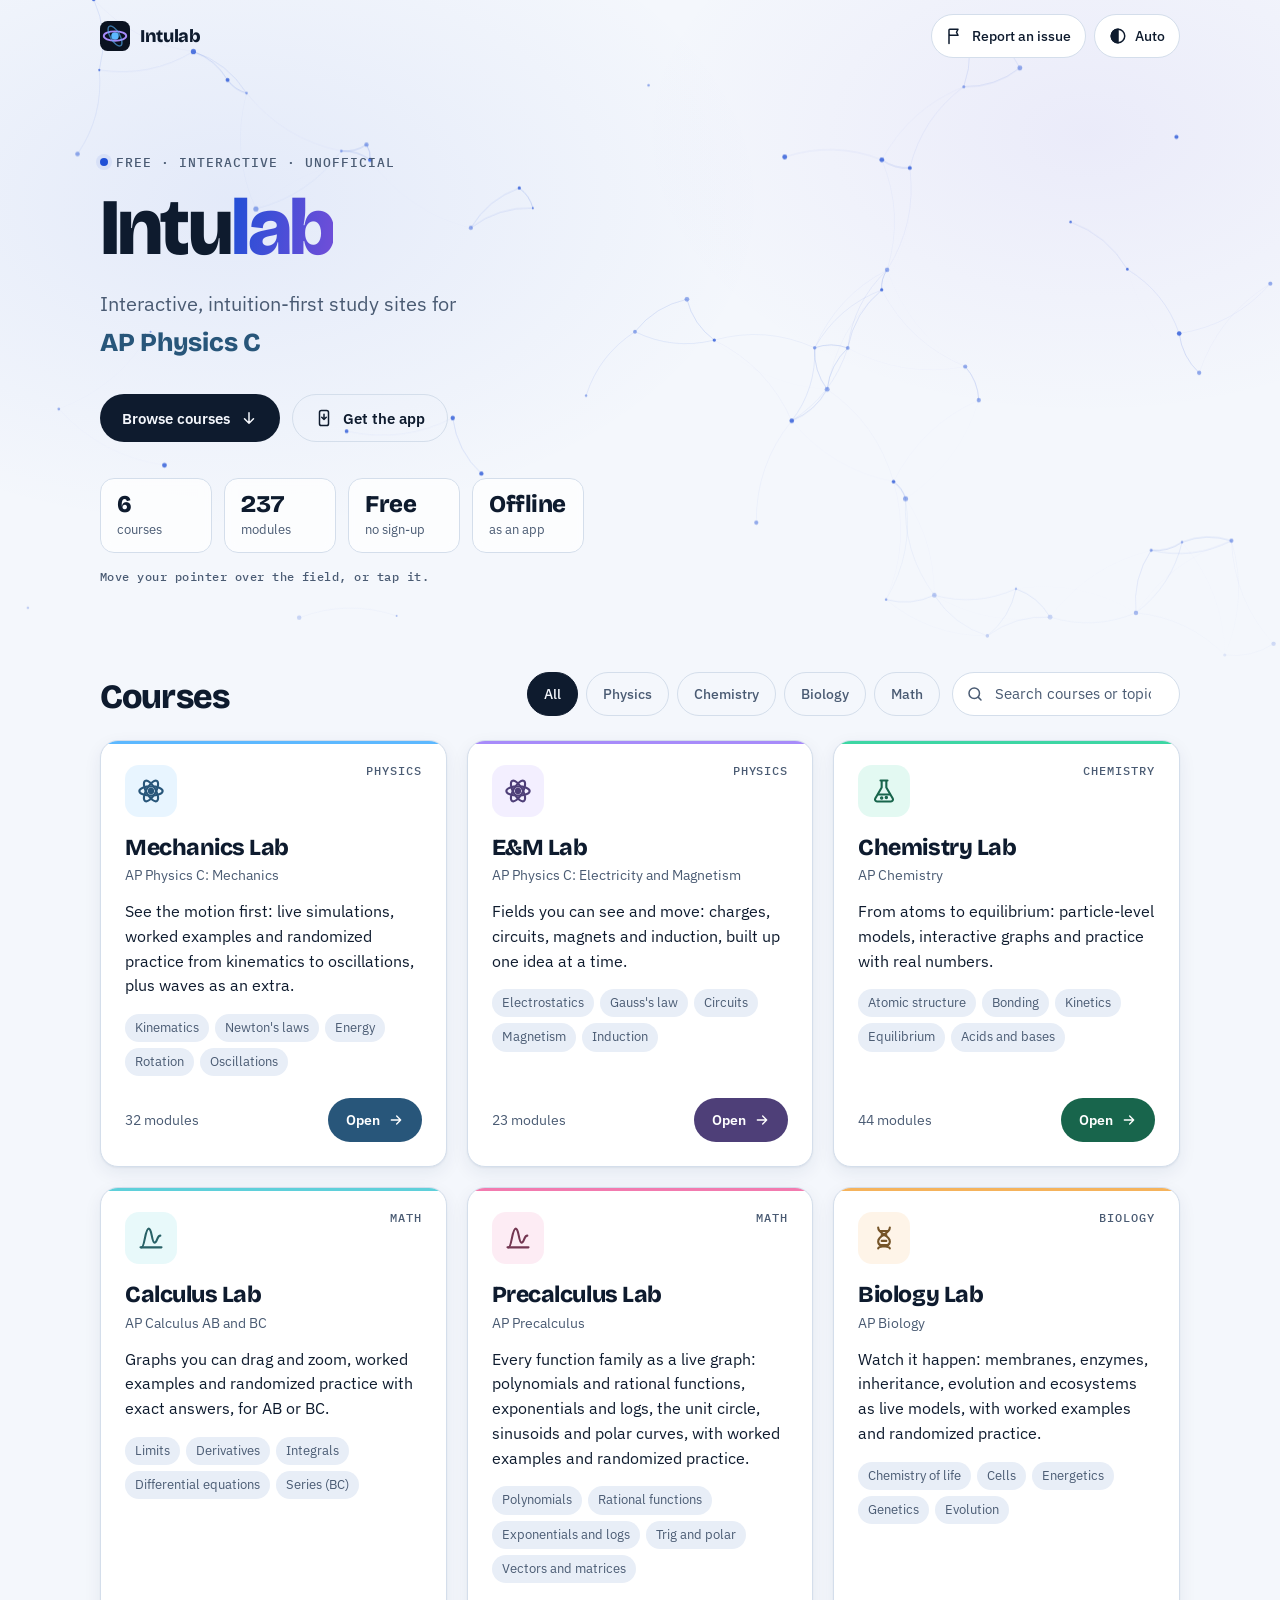
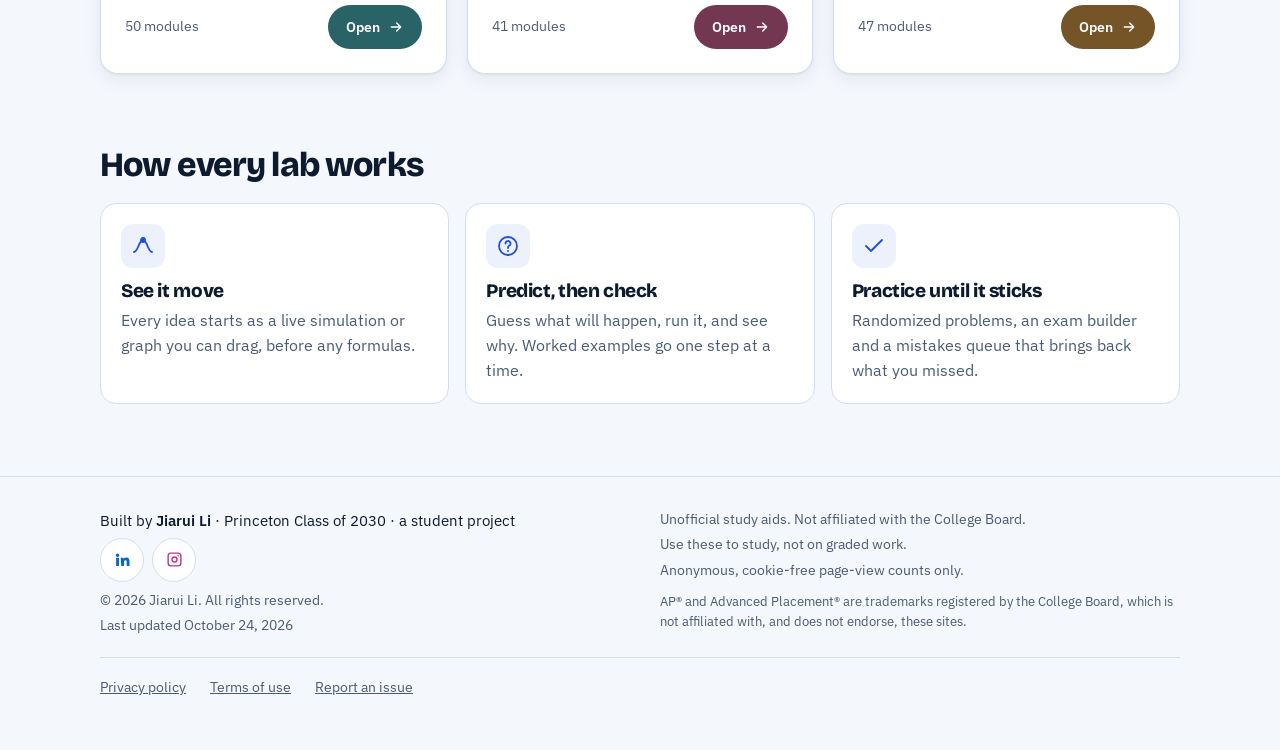
<file: index.html>
<!doctype html>
<html lang="en">
<head>
<meta charset="utf-8">
<meta name="viewport" content="width=device-width, initial-scale=1">
<title>Intulab: free interactive AP study sites for science and math</title>
<meta name="description" content="Free, interactive AP study sites: Physics C, Chemistry, Calculus AB and BC, Biology and Precalculus. Live simulations, worked examples and practice. No sign-up, works offline.">
<link rel="canonical" href="https://jiacode2030.github.io/intulab/">
<script type="application/ld+json">{"@context": "https://schema.org", "@graph": [{"@type": "WebSite", "name": "Intulab", "url": "https://jiacode2030.github.io/intulab/", "inLanguage": "en", "description": "Free, interactive, intuition-first study sites for AP Physics C, Chemistry, Calculus, Biology and Precalculus."}, {"@type": "ItemList", "name": "Intulab courses", "itemListElement": [{"@type": "ListItem", "position": 1, "item": {"@type": "Course", "name": "Mechanics Lab (AP Physics C: Mechanics)", "description": "Live simulations, free-body diagrams, worked examples and randomized practice for AP Physics C: Mechanics.", "url": "https://jiacode2030.github.io/physics-mechanics/", "isAccessibleForFree": true, "provider": {"@type": "Organization", "name": "Intulab", "url": "https://jiacode2030.github.io/intulab/"}}}, {"@type": "ListItem", "position": 2, "item": {"@type": "Course", "name": "E&M Lab (AP Physics C: Electricity and Magnetism)", "description": "Charges, circuits, magnets and induction as live simulations, with worked examples and practice for AP Physics C: Electricity and Magnetism.", "url": "https://jiacode2030.github.io/physics-em/", "isAccessibleForFree": true, "provider": {"@type": "Organization", "name": "Intulab", "url": "https://jiacode2030.github.io/intulab/"}}}, {"@type": "ListItem", "position": 3, "item": {"@type": "Course", "name": "Chemistry Lab (AP Chemistry)", "description": "3D molecules, particle simulations, interactive graphs and randomized practice for AP Chemistry.", "url": "https://jiacode2030.github.io/chemistry-lab/", "isAccessibleForFree": true, "provider": {"@type": "Organization", "name": "Intulab", "url": "https://jiacode2030.github.io/intulab/"}}}, {"@type": "ListItem", "position": 4, "item": {"@type": "Course", "name": "Calculus Lab (AP Calculus AB and BC)", "description": "Graphs you can drag and zoom, worked examples and exact-answer practice for AP Calculus AB and BC.", "url": "https://jiacode2030.github.io/calculus-lab/", "isAccessibleForFree": true, "provider": {"@type": "Organization", "name": "Intulab", "url": "https://jiacode2030.github.io/intulab/"}}}, {"@type": "ListItem", "position": 5, "item": {"@type": "Course", "name": "Biology Lab (AP Biology)", "description": "Membranes, enzymes, inheritance, evolution and ecosystems as live models, with practice for AP Biology.", "url": "https://jiacode2030.github.io/biology-lab/", "isAccessibleForFree": true, "provider": {"@type": "Organization", "name": "Intulab", "url": "https://jiacode2030.github.io/intulab/"}}}, {"@type": "ListItem", "position": 6, "item": {"@type": "Course", "name": "Precalculus Lab (AP Precalculus)", "description": "The unit circle, functions, trig, exponentials, logs and polar graphs as live graphs, with practice for AP Precalculus.", "url": "https://jiacode2030.github.io/precalculus-lab/", "isAccessibleForFree": true, "provider": {"@type": "Organization", "name": "Intulab", "url": "https://jiacode2030.github.io/intulab/"}}}]}]}</script>
<meta property="og:type" content="website">
<meta property="og:site_name" content="Intulab">
<meta property="og:title" content="Intulab: interactive AP study sites">
<meta property="og:description" content="Interactive, intuition-first study sites for AP Physics C, Chemistry, Precalculus, Calculus and Biology. Free, no sign-up, works offline.">
<meta property="og:url" content="https://jiacode2030.github.io/intulab/">
<meta property="og:image" content="https://jiacode2030.github.io/intulab/og.png">
<meta property="og:image:width" content="1200">
<meta property="og:image:height" content="630">
<meta property="og:image:alt" content="Intulab: interactive, intuition-first study sites for AP science and math">
<meta name="twitter:card" content="summary_large_image">
<meta name="twitter:title" content="Intulab: interactive AP study sites">
<meta name="twitter:description" content="Interactive, intuition-first study sites for AP Physics C, Chemistry, Precalculus, Calculus and Biology. Free, no sign-up, works offline.">
<meta name="twitter:image" content="https://jiacode2030.github.io/intulab/og.png">
<meta name="color-scheme" content="light dark">
<link rel="manifest" href="/intulab/manifest.webmanifest">
<meta name="theme-color" content="#F4F7FC" media="(prefers-color-scheme: light)">
<meta name="theme-color" content="#0A1220" media="(prefers-color-scheme: dark)">
<meta name="mobile-web-app-capable" content="yes">
<meta name="apple-mobile-web-app-capable" content="yes">
<meta name="apple-mobile-web-app-title" content="Intulab">
<meta name="apple-mobile-web-app-status-bar-style" content="default">
<link rel="apple-touch-icon" href="icons/apple-touch-icon.png">
<link rel="icon" href="data:image/svg+xml,%3Csvg xmlns='http://www.w3.org/2000/svg' viewBox='0 0 32 32'%3E%3Crect width='32' height='32' rx='8' fill='%230A1220'/%3E%3Ccircle cx='16' cy='16' r='4' fill='%235CB8FF'/%3E%3Cellipse cx='16' cy='16' rx='12' ry='5' fill='none' stroke='%23A78BFA' stroke-width='2'/%3E%3C/svg%3E">
<style>
/* Fonts are served from this site (fonts/), not from Google. IBM Plex and STIX Two Text: SIL Open Font License; Bricolage Grotesque: SIL OFL. */
@font-face{font-family:'Bricolage Grotesque';font-style:normal;font-weight:600;font-display:swap;src:url(fonts/bricolagegrotesque-latin-ext-a4fe79.woff2) format('woff2');unicode-range:U+0100-02BA, U+02BD-02C5, U+02C7-02CC, U+02CE-02D7, U+02DD-02FF, U+0304, U+0308, U+0329, U+1D00-1DBF, U+1E00-1E9F, U+1EF2-1EFF, U+2020, U+20A0-20AB, U+20AD-20C4, U+2113, U+2C60-2C7F, U+A720-A7FF}
@font-face{font-family:'Bricolage Grotesque';font-style:normal;font-weight:600;font-display:swap;src:url(fonts/bricolagegrotesque-latin-a97232.woff2) format('woff2');unicode-range:U+0000-00FF, U+0131, U+0152-0153, U+02BB-02BC, U+02C6, U+02DA, U+02DC, U+0304, U+0308, U+0329, U+2000-206F, U+20AC, U+2122, U+2191, U+2193, U+2212, U+2215, U+FEFF, U+FFFD}
@font-face{font-family:'Bricolage Grotesque';font-style:normal;font-weight:800;font-display:swap;src:url(fonts/bricolagegrotesque-latin-ext-a4fe79.woff2) format('woff2');unicode-range:U+0100-02BA, U+02BD-02C5, U+02C7-02CC, U+02CE-02D7, U+02DD-02FF, U+0304, U+0308, U+0329, U+1D00-1DBF, U+1E00-1E9F, U+1EF2-1EFF, U+2020, U+20A0-20AB, U+20AD-20C4, U+2113, U+2C60-2C7F, U+A720-A7FF}
@font-face{font-family:'Bricolage Grotesque';font-style:normal;font-weight:800;font-display:swap;src:url(fonts/bricolagegrotesque-latin-a97232.woff2) format('woff2');unicode-range:U+0000-00FF, U+0131, U+0152-0153, U+02BB-02BC, U+02C6, U+02DA, U+02DC, U+0304, U+0308, U+0329, U+2000-206F, U+20AC, U+2122, U+2191, U+2193, U+2212, U+2215, U+FEFF, U+FFFD}
@font-face{font-family:'IBM Plex Mono';font-style:normal;font-weight:400;font-display:swap;src:url(fonts/ibmplexmono-latin-ext-7f25d9.woff2) format('woff2');unicode-range:U+0100-02BA, U+02BD-02C5, U+02C7-02CC, U+02CE-02D7, U+02DD-02FF, U+0304, U+0308, U+0329, U+1D00-1DBF, U+1E00-1E9F, U+1EF2-1EFF, U+2020, U+20A0-20AB, U+20AD-20C4, U+2113, U+2C60-2C7F, U+A720-A7FF}
@font-face{font-family:'IBM Plex Mono';font-style:normal;font-weight:400;font-display:swap;src:url(fonts/ibmplexmono-latin-d196e8.woff2) format('woff2');unicode-range:U+0000-00FF, U+0131, U+0152-0153, U+02BB-02BC, U+02C6, U+02DA, U+02DC, U+0304, U+0308, U+0329, U+2000-206F, U+20AC, U+2122, U+2191, U+2193, U+2212, U+2215, U+FEFF, U+FFFD}
@font-face{font-family:'IBM Plex Mono';font-style:normal;font-weight:500;font-display:swap;src:url(fonts/ibmplexmono-latin-ext-b42080.woff2) format('woff2');unicode-range:U+0100-02BA, U+02BD-02C5, U+02C7-02CC, U+02CE-02D7, U+02DD-02FF, U+0304, U+0308, U+0329, U+1D00-1DBF, U+1E00-1E9F, U+1EF2-1EFF, U+2020, U+20A0-20AB, U+20AD-20C4, U+2113, U+2C60-2C7F, U+A720-A7FF}
@font-face{font-family:'IBM Plex Mono';font-style:normal;font-weight:500;font-display:swap;src:url(fonts/ibmplexmono-latin-a7544c.woff2) format('woff2');unicode-range:U+0000-00FF, U+0131, U+0152-0153, U+02BB-02BC, U+02C6, U+02DA, U+02DC, U+0304, U+0308, U+0329, U+2000-206F, U+20AC, U+2122, U+2191, U+2193, U+2212, U+2215, U+FEFF, U+FFFD}
@font-face{font-family:'IBM Plex Sans';font-style:italic;font-weight:400;font-display:swap;src:url(fonts/ibmplexsans-greek-72a867.woff2) format('woff2');unicode-range:U+0370-0377, U+037A-037F, U+0384-038A, U+038C, U+038E-03A1, U+03A3-03FF}
@font-face{font-family:'IBM Plex Sans';font-style:italic;font-weight:400;font-display:swap;src:url(fonts/ibmplexsans-latin-ext-77f5d9.woff2) format('woff2');unicode-range:U+0100-02BA, U+02BD-02C5, U+02C7-02CC, U+02CE-02D7, U+02DD-02FF, U+0304, U+0308, U+0329, U+1D00-1DBF, U+1E00-1E9F, U+1EF2-1EFF, U+2020, U+20A0-20AB, U+20AD-20C4, U+2113, U+2C60-2C7F, U+A720-A7FF}
@font-face{font-family:'IBM Plex Sans';font-style:italic;font-weight:400;font-display:swap;src:url(fonts/ibmplexsans-latin-46a3d9.woff2) format('woff2');unicode-range:U+0000-00FF, U+0131, U+0152-0153, U+02BB-02BC, U+02C6, U+02DA, U+02DC, U+0304, U+0308, U+0329, U+2000-206F, U+20AC, U+2122, U+2191, U+2193, U+2212, U+2215, U+FEFF, U+FFFD}
@font-face{font-family:'IBM Plex Sans';font-style:normal;font-weight:400;font-display:swap;src:url(fonts/ibmplexsans-greek-32a517.woff2) format('woff2');unicode-range:U+0370-0377, U+037A-037F, U+0384-038A, U+038C, U+038E-03A1, U+03A3-03FF}
@font-face{font-family:'IBM Plex Sans';font-style:normal;font-weight:400;font-display:swap;src:url(fonts/ibmplexsans-latin-ext-71c30c.woff2) format('woff2');unicode-range:U+0100-02BA, U+02BD-02C5, U+02C7-02CC, U+02CE-02D7, U+02DD-02FF, U+0304, U+0308, U+0329, U+1D00-1DBF, U+1E00-1E9F, U+1EF2-1EFF, U+2020, U+20A0-20AB, U+20AD-20C4, U+2113, U+2C60-2C7F, U+A720-A7FF}
@font-face{font-family:'IBM Plex Sans';font-style:normal;font-weight:400;font-display:swap;src:url(fonts/ibmplexsans-latin-a68a20.woff2) format('woff2');unicode-range:U+0000-00FF, U+0131, U+0152-0153, U+02BB-02BC, U+02C6, U+02DA, U+02DC, U+0304, U+0308, U+0329, U+2000-206F, U+20AC, U+2122, U+2191, U+2193, U+2212, U+2215, U+FEFF, U+FFFD}
@font-face{font-family:'IBM Plex Sans';font-style:normal;font-weight:500;font-display:swap;src:url(fonts/ibmplexsans-greek-32a517.woff2) format('woff2');unicode-range:U+0370-0377, U+037A-037F, U+0384-038A, U+038C, U+038E-03A1, U+03A3-03FF}
@font-face{font-family:'IBM Plex Sans';font-style:normal;font-weight:500;font-display:swap;src:url(fonts/ibmplexsans-latin-ext-71c30c.woff2) format('woff2');unicode-range:U+0100-02BA, U+02BD-02C5, U+02C7-02CC, U+02CE-02D7, U+02DD-02FF, U+0304, U+0308, U+0329, U+1D00-1DBF, U+1E00-1E9F, U+1EF2-1EFF, U+2020, U+20A0-20AB, U+20AD-20C4, U+2113, U+2C60-2C7F, U+A720-A7FF}
@font-face{font-family:'IBM Plex Sans';font-style:normal;font-weight:500;font-display:swap;src:url(fonts/ibmplexsans-latin-a68a20.woff2) format('woff2');unicode-range:U+0000-00FF, U+0131, U+0152-0153, U+02BB-02BC, U+02C6, U+02DA, U+02DC, U+0304, U+0308, U+0329, U+2000-206F, U+20AC, U+2122, U+2191, U+2193, U+2212, U+2215, U+FEFF, U+FFFD}
@font-face{font-family:'IBM Plex Sans';font-style:normal;font-weight:600;font-display:swap;src:url(fonts/ibmplexsans-greek-32a517.woff2) format('woff2');unicode-range:U+0370-0377, U+037A-037F, U+0384-038A, U+038C, U+038E-03A1, U+03A3-03FF}
@font-face{font-family:'IBM Plex Sans';font-style:normal;font-weight:600;font-display:swap;src:url(fonts/ibmplexsans-latin-ext-71c30c.woff2) format('woff2');unicode-range:U+0100-02BA, U+02BD-02C5, U+02C7-02CC, U+02CE-02D7, U+02DD-02FF, U+0304, U+0308, U+0329, U+1D00-1DBF, U+1E00-1E9F, U+1EF2-1EFF, U+2020, U+20A0-20AB, U+20AD-20C4, U+2113, U+2C60-2C7F, U+A720-A7FF}
@font-face{font-family:'IBM Plex Sans';font-style:normal;font-weight:600;font-display:swap;src:url(fonts/ibmplexsans-latin-a68a20.woff2) format('woff2');unicode-range:U+0000-00FF, U+0131, U+0152-0153, U+02BB-02BC, U+02C6, U+02DA, U+02DC, U+0304, U+0308, U+0329, U+2000-206F, U+20AC, U+2122, U+2191, U+2193, U+2212, U+2215, U+FEFF, U+FFFD}
@font-face{font-family:'STIX Two Text';font-style:italic;font-weight:400;font-display:swap;src:url(fonts/stixtwotext-greek-d419c9.woff2) format('woff2');unicode-range:U+0370-0377, U+037A-037F, U+0384-038A, U+038C, U+038E-03A1, U+03A3-03FF}
@font-face{font-family:'STIX Two Text';font-style:italic;font-weight:400;font-display:swap;src:url(fonts/stixtwotext-latin-ext-4cd443.woff2) format('woff2');unicode-range:U+0100-02BA, U+02BD-02C5, U+02C7-02CC, U+02CE-02D7, U+02DD-02FF, U+0304, U+0308, U+0329, U+1D00-1DBF, U+1E00-1E9F, U+1EF2-1EFF, U+2020, U+20A0-20AB, U+20AD-20C4, U+2113, U+2C60-2C7F, U+A720-A7FF}
@font-face{font-family:'STIX Two Text';font-style:italic;font-weight:400;font-display:swap;src:url(fonts/stixtwotext-latin-cf8f5a.woff2) format('woff2');unicode-range:U+0000-00FF, U+0131, U+0152-0153, U+02BB-02BC, U+02C6, U+02DA, U+02DC, U+0304, U+0308, U+0329, U+2000-206F, U+20AC, U+2122, U+2191, U+2193, U+2212, U+2215, U+FEFF, U+FFFD}
@font-face{font-family:'STIX Two Text';font-style:normal;font-weight:400;font-display:swap;src:url(fonts/stixtwotext-greek-191a07.woff2) format('woff2');unicode-range:U+0370-0377, U+037A-037F, U+0384-038A, U+038C, U+038E-03A1, U+03A3-03FF}
@font-face{font-family:'STIX Two Text';font-style:normal;font-weight:400;font-display:swap;src:url(fonts/stixtwotext-latin-ext-925ed5.woff2) format('woff2');unicode-range:U+0100-02BA, U+02BD-02C5, U+02C7-02CC, U+02CE-02D7, U+02DD-02FF, U+0304, U+0308, U+0329, U+1D00-1DBF, U+1E00-1E9F, U+1EF2-1EFF, U+2020, U+20A0-20AB, U+20AD-20C4, U+2113, U+2C60-2C7F, U+A720-A7FF}
@font-face{font-family:'STIX Two Text';font-style:normal;font-weight:400;font-display:swap;src:url(fonts/stixtwotext-latin-5cd9c2.woff2) format('woff2');unicode-range:U+0000-00FF, U+0131, U+0152-0153, U+02BB-02BC, U+02C6, U+02DA, U+02DC, U+0304, U+0308, U+0329, U+2000-206F, U+20AC, U+2122, U+2191, U+2193, U+2212, U+2215, U+FEFF, U+FFFD}
</style>
<script>
/* Apply the saved theme before first paint, so there is no flash. */
try{var t=localStorage.getItem('hub-theme');if(t==='light'||t==='dark')document.documentElement.setAttribute('data-theme',t);}catch(e){}
</script>
<style>
:root{
  --bg:#F4F7FC; --surface:#FFFFFF; --sunk:#E8EEF7; --ink:#0E1B2E; --muted:#4A5B73; --line:#D4DEEB;
  --brand:#1F4FD6; --violet:#6D4ED8; --focus:#1F4FD6;
  --hero-a:#1F4FD614; --hero-b:#6D4ED812; --dot:31,79,214;
  --shadow:0 1px 2px rgba(20,45,90,.06),0 6px 18px rgba(20,45,90,.07);
  --shadow-hi:0 2px 4px rgba(20,45,90,.08),0 18px 38px rgba(20,45,90,.14);
  --mix:58%; --mix-to:#000; --on-accent:#FFFFFF;
  --f-display:"Bricolage Grotesque","Avenir Next",system-ui,sans-serif;
  --f-body:"IBM Plex Sans",system-ui,-apple-system,"Segoe UI",sans-serif;
  --f-mono:"IBM Plex Mono",ui-monospace,"SF Mono",Menlo,monospace;
  --ease:cubic-bezier(.2,.8,.2,1);
  color-scheme:light;
}
@media (prefers-color-scheme: dark){
  :root:not([data-theme="light"]){
    --bg:#0A1220; --surface:#101A2C; --sunk:#16223A; --ink:#E4ECF7; --muted:#9AACC5; --line:#22324D;
    --brand:#5CB8FF; --violet:#A78BFA; --focus:#7CC7FF;
    --hero-a:#5CB8FF1c; --hero-b:#A78BFA1a; --dot:124,180,255;
    --shadow:none; --shadow-hi:0 2px 4px rgba(0,0,0,.4),0 16px 34px rgba(0,0,0,.45);
    --mix:100%; --mix-to:#fff; --on-accent:#04101F;
    color-scheme:dark;
  }
}
:root[data-theme="dark"]{
  --bg:#0A1220; --surface:#101A2C; --sunk:#16223A; --ink:#E4ECF7; --muted:#9AACC5; --line:#22324D;
  --brand:#5CB8FF; --violet:#A78BFA; --focus:#7CC7FF;
  --hero-a:#5CB8FF1c; --hero-b:#A78BFA1a; --dot:124,180,255;
  --shadow:none; --shadow-hi:0 2px 4px rgba(0,0,0,.4),0 16px 34px rgba(0,0,0,.45);
  --mix:100%; --mix-to:#fff; --on-accent:#04101F;
  color-scheme:dark;
}

*,*::before,*::after{box-sizing:border-box}
html{-webkit-text-size-adjust:100%}
body{margin:0;background:var(--bg);color:var(--ink);font:16px/1.55 var(--f-body);overflow-x:hidden}
a{color:inherit}
:focus-visible{outline:3px solid var(--focus);outline-offset:3px;border-radius:8px}
[hidden]{display:none!important}
.sr{position:absolute;width:1px;height:1px;overflow:hidden;clip:rect(0 0 0 0);white-space:nowrap}
.wrap{max-width:1120px;margin:0 auto;padding:0 20px}
.skip{position:absolute;left:12px;top:-60px;background:var(--surface);padding:10px 14px;border-radius:8px;z-index:10}
.skip:focus{top:12px}

/* header */
.top{position:relative;z-index:2}
.top .wrap{display:flex;align-items:center;justify-content:space-between;gap:12px;min-height:72px}
.brand{display:flex;align-items:center;gap:10px;font:800 18px/1 var(--f-display);letter-spacing:-.02em;text-decoration:none;min-height:44px}
.brand svg{flex:none}
.actions{display:flex;gap:8px;align-items:center}
.btn-ghost{display:inline-flex;align-items:center;gap:8px;min-height:44px;min-width:44px;justify-content:center;padding:0 14px;border:1px solid var(--line);border-radius:999px;background:var(--surface);color:var(--ink);font:500 14px/1 var(--f-body);text-decoration:none;cursor:pointer;transition:border-color .2s var(--ease),background .2s var(--ease)}
.btn-ghost:hover{border-color:var(--brand)}
.btn-ghost svg{width:18px;height:18px;flex:none}

/* hero */
.hero{position:relative;margin-top:-72px;padding:148px 0 88px;overflow:hidden;isolation:isolate;
  background:radial-gradient(60% 70% at 18% 30%,var(--hero-a),transparent 70%),radial-gradient(50% 60% at 85% 20%,var(--hero-b),transparent 70%)}
.hero canvas{position:absolute;inset:0;width:100%;height:100%;z-index:-1}
.hero::after{content:"";position:absolute;left:0;right:0;bottom:0;height:120px;background:linear-gradient(transparent,var(--bg));z-index:-1}
.eyebrow{display:inline-flex;align-items:center;gap:8px;font:500 12.5px/1 var(--f-mono);letter-spacing:.08em;text-transform:uppercase;color:var(--muted);margin:0 0 20px}
.eyebrow i{width:8px;height:8px;border-radius:50%;background:var(--brand);box-shadow:0 0 0 4px var(--hero-a)}
h1{font:800 clamp(40px,8vw,80px)/1 var(--f-display);letter-spacing:-.035em;margin:0 0 20px;max-width:12ch}
h1 span{background:linear-gradient(100deg,var(--brand),var(--violet));-webkit-background-clip:text;background-clip:text;color:transparent}
.tagline{font-size:clamp(17px,2.2vw,20px);color:var(--muted);max-width:44ch;margin:0 0 32px}
.cta{display:inline-flex;align-items:center;gap:10px;min-height:48px;padding:0 22px;border-radius:999px;background:var(--ink);color:var(--bg);font:600 15px/1 var(--f-body);text-decoration:none;transition:transform .2s var(--ease)}
.cta:hover{transform:translateY(-2px)}
.ctas{display:flex;flex-wrap:wrap;gap:12px}
.cta.alt{background:transparent;color:var(--ink);border:1px solid var(--line);cursor:pointer;font:600 15px/1 var(--f-body)}
.cta.alt:hover{border-color:var(--brand)}
.cta svg{width:18px;height:18px}

/* hero extras: shimmering title, rotating course line, stats */
h1 span{background-size:200% 100%;animation:shimmer 9s ease-in-out infinite alternate}
@keyframes shimmer{from{background-position:0% 50%}to{background-position:100% 50%}}
h1 span{background-image:linear-gradient(100deg,var(--brand),var(--violet),var(--brand))}
.tagline .rot{display:block;height:1.5em;overflow:hidden;font:700 clamp(20px,2.6vw,26px)/1.5 var(--f-display);letter-spacing:-.01em;margin-top:4px}
.tagline .rot b{display:block;font-weight:700;color:var(--rotc,var(--brand));transition:transform .45s var(--ease),opacity .45s var(--ease)}
.tagline .rot b.out{transform:translateY(-100%);opacity:0}
.tagline .rot b.in{transform:translateY(100%);opacity:0}
.eyebrow i{animation:pulse 2.4s ease-in-out infinite}
@keyframes pulse{50%{box-shadow:0 0 0 7px transparent}}
.stats{list-style:none;display:flex;flex-wrap:wrap;gap:12px;margin:36px 0 0;padding:0}
.stats li{display:flex;flex-direction:column;gap:2px;min-width:112px;padding:12px 16px;border:1px solid var(--line);border-radius:14px;background:color-mix(in srgb,var(--surface) 72%,transparent);backdrop-filter:blur(6px);-webkit-backdrop-filter:blur(6px)}
.stats b{font:800 24px/1.1 var(--f-display);letter-spacing:-.02em;font-variant-numeric:tabular-nums}
.stats span{font-size:13px;color:var(--muted)}
.stats li[hidden]{display:none}
.hint{margin:16px 0 0;font:500 12px var(--f-mono);letter-spacing:.04em;color:var(--muted)}
@media (hover:none){.hint{display:none}}

/* how it works */
.how{margin-top:72px}
.how h2{margin-bottom:20px}
.how3{list-style:none;margin:0;padding:0;display:grid;gap:16px;grid-template-columns:repeat(auto-fit,minmax(min(100%,240px),1fr))}
.how3 li{padding:20px;border:1px solid var(--line);border-radius:16px;background:var(--surface)}
.how3 h3{font-size:19px;margin:12px 0 6px}
.how3 p{margin:0;color:var(--muted)}
.hico{display:grid;place-items:center;width:44px;height:44px;border-radius:12px;color:var(--brand);background:var(--hero-a)}
.hico svg{width:24px;height:24px}

/* scroll reveal (only when motion is allowed; see the script) */
.js-motion .rv{opacity:0;transform:translateY(18px);transition:opacity .6s var(--ease),transform .6s var(--ease);transition-delay:calc(var(--i,0)*70ms)}
.js-motion .rv.in{opacity:1;transform:none}

/* courses */
main{position:relative;z-index:1;padding-bottom:72px}
.resume{display:flex;align-items:center;gap:14px;margin:0 0 22px;padding:14px 18px;border:1px solid var(--line);border-left:4px solid var(--c,var(--accent));border-radius:14px;background:color-mix(in srgb,var(--c,var(--accent)) 8%,var(--surface));color:var(--ink);text-decoration:none;box-shadow:var(--shadow);transition:transform .2s var(--ease),box-shadow .2s var(--ease)}
.resume[hidden]{display:none}
.resume:hover{transform:translateY(-2px);box-shadow:var(--shadow-hi)}
.resume .rtxt{display:flex;flex-direction:column;gap:2px;min-width:0;flex:1}
.resume small{font:500 12px var(--f-mono);letter-spacing:.06em;text-transform:uppercase;color:var(--muted)}
.resume b{font:700 18px/1.25 var(--f-display);overflow:hidden;text-overflow:ellipsis}
.resume .rarr{font-size:22px;color:var(--c,var(--accent))}
.resume .rdot{width:12px;height:12px;border-radius:50%;background:var(--c,var(--accent));flex:none}
.head{display:flex;flex-wrap:wrap;align-items:end;justify-content:space-between;gap:16px 24px;margin-bottom:24px}
h2{font:800 clamp(26px,3.4vw,34px)/1.1 var(--f-display);letter-spacing:-.025em;margin:0}
.tools{display:flex;flex-wrap:wrap;gap:12px;align-items:center}
.chips{display:flex;flex-wrap:wrap;gap:8px;margin:0;padding:0;border:0}
.chip{min-height:44px;padding:0 16px;border-radius:999px;border:1px solid var(--line);background:transparent;color:var(--muted);font:500 14px/1 var(--f-body);cursor:pointer;transition:all .2s var(--ease)}
.chip:hover{color:var(--ink);border-color:var(--muted)}
.chip[aria-pressed="true"]{background:var(--ink);border-color:var(--ink);color:var(--bg)}
.search{position:relative;flex:1 1 220px;max-width:280px}
.search svg{position:absolute;left:14px;top:50%;width:18px;height:18px;transform:translateY(-50%);color:var(--muted);pointer-events:none}
.search input{width:100%;min-height:44px;padding:0 14px 0 42px;border-radius:999px;border:1px solid var(--line);background:var(--surface);color:var(--ink);font:15px var(--f-body)}
.search input::placeholder{color:var(--muted);opacity:1}
.search input:focus-visible{outline-offset:1px;border-radius:999px}

.grid{list-style:none;margin:0;padding:0;display:grid;gap:20px;grid-template-columns:repeat(auto-fill,minmax(min(100%,320px),1fr))}
.card{--a:color-mix(in oklab,var(--accent) var(--mix),var(--mix-to));position:relative;display:flex;flex-direction:column;height:100%;padding:24px;border-radius:18px;background:var(--surface);border:1px solid var(--line);box-shadow:var(--shadow);text-decoration:none;color:inherit;overflow:hidden;
  transition:transform .28s var(--ease),box-shadow .28s var(--ease),border-color .28s var(--ease)}
.card::before{content:"";position:absolute;left:0;right:0;top:0;height:3px;background:var(--accent)}
a.card:hover{transform:perspective(900px) rotateX(var(--rx,0deg)) rotateY(var(--ry,0deg)) translateY(-4px);box-shadow:var(--shadow-hi);border-color:color-mix(in oklab,var(--accent) 55%,var(--line))}
.card::after{content:"";position:absolute;inset:0;pointer-events:none;opacity:0;transition:opacity .3s var(--ease);
  background:radial-gradient(320px circle at var(--mx,50%) var(--my,0%),color-mix(in oklab,var(--accent) 16%,transparent),transparent 65%)}
a.card:hover::after{opacity:1}
.card>*{position:relative;z-index:1}
a.card:hover .icon[data-s="Physics"] svg{animation:spin 6s linear infinite}
a.card:hover .icon[data-s="Chemistry"] svg{animation:swirl 1.2s ease-in-out infinite}
a.card:hover .icon[data-s="Biology"] svg{animation:twist 2s ease-in-out infinite}
a.card:hover .icon[data-s="Math"] svg path:first-child{stroke-dasharray:1;animation:draw 1.4s var(--ease) both}
@keyframes spin{to{transform:rotate(360deg)}}
@keyframes swirl{0%,100%{transform:rotate(0)}25%{transform:rotate(-12deg)}75%{transform:rotate(12deg)}}
@keyframes twist{0%,100%{transform:scaleX(1)}50%{transform:scaleX(.35)}}
@keyframes draw{from{stroke-dashoffset:1}to{stroke-dashoffset:0}}
a.card:focus-visible{outline-offset:4px;border-radius:18px}
.card .row{display:flex;align-items:flex-start;justify-content:space-between;gap:12px;margin-bottom:18px}
.icon{width:52px;height:52px;border-radius:14px;display:grid;place-items:center;color:var(--a);background:color-mix(in oklab,var(--accent) 14%,transparent);flex:none}
.icon svg{width:28px;height:28px}
.subj{font:500 12px/1 var(--f-mono);letter-spacing:.08em;text-transform:uppercase;color:var(--muted)}
h3{font:800 23px/1.15 var(--f-display);letter-spacing:-.02em;margin:0 0 4px}
.course{font-size:14px;color:var(--muted);margin:0 0 12px}
.desc{margin:0 0 16px}
.topics{list-style:none;display:flex;flex-wrap:wrap;gap:6px;margin:0 0 22px;padding:0}
.topics li{font-size:13px;padding:4px 10px;border-radius:999px;background:var(--sunk);color:var(--muted)}
.foot{margin-top:auto;display:flex;align-items:center;justify-content:space-between;gap:12px;min-height:44px}
.open{display:inline-flex;align-items:center;gap:8px;min-height:44px;padding:0 18px;border-radius:999px;background:var(--a);color:var(--on-accent);font:600 14px/1 var(--f-body);transition:gap .2s var(--ease)}
a.card:hover .open{gap:12px}
.open svg{width:16px;height:16px}
.meta{font-size:14px;color:var(--muted)}
.prog{display:flex;align-items:center;gap:10px;font-size:14px;color:var(--muted)}
.prog b{color:var(--ink);font-weight:600}
.prog>span{white-space:nowrap}
.ring{width:40px;height:40px;transform:rotate(-90deg);flex:none}
.ring circle{fill:none;stroke-width:4}
.ring .track{stroke:var(--sunk)}
.ring .val{stroke:var(--a);stroke-linecap:round;transition:stroke-dashoffset .9s var(--ease)}
.card.soon{box-shadow:none;background:transparent;border-style:dashed}
.card.soon::before{opacity:.35}
.card.soon .icon{filter:grayscale(.6);opacity:.7}
.card.soon h3,.card.soon .desc{color:var(--muted)}
.badge{display:inline-flex;align-items:center;min-height:32px;padding:0 12px;border-radius:999px;border:1px solid var(--line);font:500 12px/1 var(--f-mono);letter-spacing:.06em;text-transform:uppercase;color:var(--muted)}
.empty{padding:48px 0;text-align:center;color:var(--muted)}

/* Get the app dialog */
.appdlg{max-width:min(520px,calc(100vw - 32px));max-height:calc(100dvh - 32px);overflow:auto;width:100%;border:1px solid var(--line);border-radius:18px;background:var(--surface);color:var(--ink);padding:24px;box-shadow:var(--shadow-hi)}
.appdlg::backdrop{background:rgba(5,10,20,.55)}
.appdlg h2{font:800 24px/1.15 var(--f-display);letter-spacing:-.02em;margin:0 0 8px}
.appdlg h3{font:600 15px/1.3 var(--f-body);margin:18px 0 6px}
.appdlg p{margin:0 0 4px;color:var(--muted)}
.appdlg ol{margin:0;padding-left:22px}.appdlg li{margin:4px 0}
.appdlg .note{font-size:14px;margin-top:8px}
.appdlg .ico{display:inline-block;padding:0 4px;border:1px solid var(--line);border-radius:6px;font-size:13px}
.appdlg .row{display:flex;justify-content:flex-end;margin-top:20px}
.appdlg .cta{border:0;cursor:pointer}
.steps-os{display:flex;flex-direction:column}
.appdlg details{margin-top:14px;border-top:1px solid var(--line);padding-top:6px}
.appdlg summary{cursor:pointer;min-height:44px;display:flex;align-items:center;font-weight:600}
.appdlg summary::before{content:'▸';margin-right:8px;transition:transform .2s var(--ease)}.appdlg details[open] summary::before{transform:rotate(90deg)}

/* footer */
footer{border-top:1px solid var(--line);padding:32px 0 40px;color:var(--muted);font-size:14px}
footer .wrap{display:flex;flex-wrap:wrap;justify-content:space-between;gap:16px 32px}
footer p{margin:0 0 4px}
footer a{min-height:44px;display:inline-flex;align-items:center}
footer .fcol{flex:1 1 300px;max-width:520px}
footer .credit{display:flex;flex-wrap:wrap;align-items:center;gap:6px 12px;color:var(--ink);font-size:15px;margin-bottom:8px}
footer .tm{margin-top:10px;font-size:13px}
.li-link{display:inline-flex;align-items:center;gap:6px;min-height:44px;padding:0 12px 0 10px;border:1px solid var(--line);border-radius:999px;background:var(--surface);color:var(--ink);font:600 13px var(--f-body);text-decoration:none;transition:border-color .2s var(--ease),color .2s var(--ease)}
.li-link svg{width:15px;height:15px;fill:#0A66C2}
:root[data-theme="dark"] .li-link svg{fill:#70B5F9}
@media (prefers-color-scheme: dark){:root:not([data-theme="light"]) .li-link svg{fill:#70B5F9}}
.li-link:hover{border-color:#0A66C2}
.socials{display:inline-flex;flex-wrap:wrap;gap:8px}
.socials .li-link{font-size:0;gap:0;padding:0;width:44px;min-width:44px;height:44px;min-height:44px;justify-content:center;border-radius:50%}
.socials .li-link svg{width:17px;height:17px}
@media (max-width:900px),(pointer:coarse){.socials .li-link{width:44px;height:44px;min-width:44px;min-height:44px}}
.ig-link svg{fill:#C13584}
.ig-link:hover{border-color:#C13584;color:#C13584}
:root[data-theme="dark"] .ig-link svg{fill:#F58EB8}
@media (prefers-color-scheme: dark){:root:not([data-theme="light"]) .ig-link svg{fill:#F58EB8}}
footer .flinks{flex-basis:100%;display:flex;flex-wrap:wrap;gap:0 24px;border-top:1px solid var(--line);padding-top:8px}

@media (max-width:560px){
  .wrap{padding:0 16px}
  .hero{padding:124px 0 56px}
  .tl{display:none}
  .search{max-width:none}
  .card{padding:20px}
}
@media (prefers-reduced-motion:reduce){
  h1 span,.eyebrow i{animation:none}
  a.card:hover{transform:translateY(-4px)}
  a.card:hover .icon svg,a.card:hover .icon svg path{animation:none!important}
  *,*::before,*::after{transition:none!important;animation:none!important}
}
</style>
</head>
<body>
<a class="skip" href="#courses">Skip to courses</a>

<header class="top">
  <div class="wrap">
    <a class="brand" href="./" aria-label="Intulab home">
      <svg width="30" height="30" viewBox="0 0 32 32" aria-hidden="true"><rect width="32" height="32" rx="8" fill="#0A1220"/><circle cx="16" cy="16" r="4" fill="#5CB8FF"/><ellipse cx="16" cy="16" rx="12" ry="5" fill="none" stroke="#A78BFA" stroke-width="2"/><ellipse cx="16" cy="16" rx="12" ry="5" fill="none" stroke="#5CB8FF" stroke-width="1.5" opacity=".6" transform="rotate(60 16 16)"/></svg>
      Intulab
    </a>
    <div class="actions">
      <a class="btn-ghost" id="report" href="#" target="_blank" rel="noopener">
        <svg viewBox="0 0 24 24" fill="none" stroke="currentColor" stroke-width="2" stroke-linecap="round" stroke-linejoin="round" aria-hidden="true"><path d="M4 22V4a1 1 0 0 1 1-1h11l-2 4 2 4H5"/></svg>
        <span class="tl">Report an issue</span><span class="sr"> (opens GitHub in a new tab)</span>
      </a>
      <button class="btn-ghost" id="theme" type="button" aria-label="Color theme: Auto. Click to change.">
        <svg viewBox="0 0 24 24" fill="none" stroke="currentColor" stroke-width="2" stroke-linecap="round" aria-hidden="true"><circle cx="12" cy="12" r="9"/><path d="M12 3a9 9 0 0 0 0 18z" fill="currentColor"/></svg>
        <span class="tl" id="theme-l">Auto</span>
      </button>
    </div>
  </div>
</header>

<section class="hero" aria-labelledby="title">
  <canvas id="field" aria-hidden="true"></canvas>
  <div class="wrap">
    <p class="eyebrow"><i></i>Free · Interactive · Unofficial</p>
    <h1 id="title">Intu<span>lab</span></h1>
    <p class="tagline">Interactive, intuition-first study sites for <span class="sr">AP science and math.</span><span class="rot" id="rot" aria-hidden="true"><b>AP science and math</b></span></p>
    <div class="ctas">
      <a class="cta" href="#courses">Browse courses
        <svg viewBox="0 0 24 24" fill="none" stroke="currentColor" stroke-width="2" stroke-linecap="round" stroke-linejoin="round" aria-hidden="true"><path d="M12 5v14M6 13l6 6 6-6"/></svg></a>
      <button class="cta alt" id="install" type="button" hidden aria-haspopup="dialog">
        <svg viewBox="0 0 24 24" fill="none" stroke="currentColor" stroke-width="2" stroke-linecap="round" stroke-linejoin="round" aria-hidden="true"><rect x="6" y="2" width="12" height="20" rx="2.5"/><path d="M12 7v7M9 11l3 3 3-3"/></svg>Get the app</button>
    </div>
    <ul class="stats" id="stats" aria-label="At a glance">
      <li><b data-count="courses">6</b><span>courses</span></li>
      <li><b data-count="modules">237</b><span>modules</span></li>
      <li id="u-visitors" hidden><b data-n>0</b><span>visitors</span></li>
      <li id="u-views" hidden><b data-n>0</b><span>page views</span></li>
      <li><b>Free</b><span>no sign-up</span></li>
      <li><b>Offline</b><span>as an app</span></li>
    </ul>
    <p class="hint" aria-hidden="true">Move your pointer over the field, or tap it.</p>
  </div>
</section>

<main id="courses" tabindex="-1">
  <div class="wrap">
    <a class="resume" id="resume" href="#" hidden><span class="rdot" aria-hidden="true"></span><span class="rtxt"><small>Pick up where you left off</small><b id="resume-t"></b></span><span class="rarr" aria-hidden="true">&rarr;</span></a>
    <div class="head">
      <h2>Courses</h2>
      <div class="tools">
        <fieldset class="chips" id="filters"><legend class="sr">Filter by subject</legend></fieldset>
        <div class="search">
          <label class="sr" for="q">Search courses</label>
          <svg viewBox="0 0 24 24" fill="none" stroke="currentColor" stroke-width="2" stroke-linecap="round" aria-hidden="true"><circle cx="11" cy="11" r="7"/><path d="m20 20-3.5-3.5"/></svg>
          <input id="q" type="search" placeholder="Search courses or topics" autocomplete="off">
        </div>
      </div>
    </div>
    <ul class="grid" id="grid"></ul>
    <p class="empty" id="empty" hidden>No courses match. Try another subject or search.</p>
    <p class="sr" id="status" aria-live="polite"></p>

    <section class="how" aria-labelledby="how-h">
      <h2 id="how-h">How every lab works</h2>
      <ol class="how3">
        <li class="rv"><span class="hico" aria-hidden="true"><svg viewBox="0 0 24 24" fill="none" stroke="currentColor" stroke-width="1.8" stroke-linecap="round" stroke-linejoin="round"><path d="M3 18c4 0 5-12 9-12s5 12 9 12"/><circle cx="12" cy="6" r="2" fill="currentColor"/></svg></span>
          <h3>See it move</h3><p>Every idea starts as a live simulation or graph you can drag, before any formulas.</p></li>
        <li class="rv"><span class="hico" aria-hidden="true"><svg viewBox="0 0 24 24" fill="none" stroke="currentColor" stroke-width="1.8" stroke-linecap="round" stroke-linejoin="round"><circle cx="12" cy="12" r="9"/><path d="M9.5 9.5a2.5 2.5 0 1 1 3.5 2.3c-.6.3-1 .9-1 1.6v.6M12 17h.01"/></svg></span>
          <h3>Predict, then check</h3><p>Guess what will happen, run it, and see why. Worked examples go one step at a time.</p></li>
        <li class="rv"><span class="hico" aria-hidden="true"><svg viewBox="0 0 24 24" fill="none" stroke="currentColor" stroke-width="1.8" stroke-linecap="round" stroke-linejoin="round"><path d="M4 12l5 5L20 6"/></svg></span>
          <h3>Practice until it sticks</h3><p>Randomized problems, an exam builder and a mistakes queue that brings back what you missed.</p></li>
      </ol>
    </section>
  </div>
</main>

<dialog class="appdlg" id="appdlg" aria-labelledby="appdlg-h">
  <form method="dialog">
    <h2 id="appdlg-h">Get the Intulab app</h2>
    <p>It's free, with no app store. It opens full screen from your home screen, and once you've opened it, it works offline too.</p>
    <div class="steps-os" data-os="ios">
      <h3>iPhone or iPad (Safari)</h3>
      <ol><li>Tap the <b>Share</b> button <span class="ico" aria-hidden="true">⬆︎</span> at the bottom (or top) of Safari.</li><li>Scroll down and tap <b>Add to Home Screen</b>.</li><li>Tap <b>Add</b>.</li></ol>
      <p class="note">On iPhone and iPad, the app keeps its own saved progress, separate from Safari.</p>
    </div>
    <div class="steps-os" data-os="android">
      <h3>Android (Chrome)</h3>
      <ol><li>Tap the <b>⋮</b> menu at the top right.</li><li>Tap <b>Install app</b> (or <b>Add to Home screen</b>).</li><li>Tap <b>Install</b>.</li></ol>
    </div>
    <div class="steps-os" data-os="desktop">
      <h3>Computer (Chrome or Edge)</h3>
      <ol><li>Click the install icon at the right end of the address bar.</li><li>Click <b>Install</b>.</li></ol>
    </div>
    <div class="row"><button class="cta" value="close">Got it</button></div>
  </form>
</dialog>

<footer>
  <div class="wrap">
    <div class="fcol">
      <p class="credit"><span>Built by <b>Jiarui Li</b> · Princeton Class of 2030 · a student project</span><span class="socials"><a class="li-link" href="https://www.linkedin.com/in/jiarui-li2030" target="_blank" rel="noopener" aria-label="Jiarui Li on LinkedIn (opens in a new tab)"><svg viewBox="0 0 24 24" aria-hidden="true"><path d="M4.98 3.5a2.5 2.5 0 1 1 0 5 2.5 2.5 0 0 1 0-5zM3 9.5h4V21H3zM9.5 9.5h3.8v1.6h.06c.53-1 1.83-2.06 3.77-2.06 4.03 0 4.77 2.65 4.77 6.1V21h-4v-5.1c0-1.22-.02-2.78-1.7-2.78-1.7 0-1.96 1.33-1.96 2.7V21h-4z"/></svg>LinkedIn</a><a class="li-link ig-link" href="https://www.instagram.com/intulab.ap/" target="_blank" rel="noopener" aria-label="Intulab on Instagram (opens in a new tab)"><svg viewBox="0 0 24 24" aria-hidden="true"><path fill-rule="evenodd" d="M7 2h10a5 5 0 0 1 5 5v10a5 5 0 0 1-5 5H7a5 5 0 0 1-5-5V7a5 5 0 0 1 5-5zm0 2a3 3 0 0 0-3 3v10a3 3 0 0 0 3 3h10a3 3 0 0 0 3-3V7a3 3 0 0 0-3-3H7zm5 3.5A4.5 4.5 0 1 1 7.5 12 4.5 4.5 0 0 1 12 7.5zm0 2A2.5 2.5 0 1 0 14.5 12 2.5 2.5 0 0 0 12 9.5zM17.3 5.7a1 1 0 1 1-1 1 1 1 0 0 1 1-1z"/></svg>Instagram</a></span></p>
      <p>© 2026 Jiarui Li. All rights reserved.</p>
      <p>Last updated October 24, 2026</p>
    </div>
    <div class="fcol">
      <p>Unofficial study aids. Not affiliated with the College Board.</p>
      <p>Use these to study, not on graded work.</p>
      <p>Anonymous, cookie-free page-view counts only.</p>
      <p class="tm">AP® and Advanced Placement® are trademarks registered by the College Board, which is not affiliated with, and does not endorse, these sites.</p>
    </div>
    <nav class="flinks" aria-label="Legal and feedback">
      <a href="privacy.html">Privacy policy</a><a href="terms.html">Terms of use</a><a id="report2" href="#" target="_blank" rel="noopener">Report an issue<span class="sr"> (opens GitHub in a new tab)</span></a>
    </nav>
  </div>
</footer>

<script src="courses.js"></script>
<script>
/* Analytics: the one config line. Same code on every course site, so all report to one GoatCounter property. */
const GOATCOUNTER = 'intulab';
const FEEDBACK_REPO = 'jiacode2030/intulab-feedback';

(function(){
'use strict';
const $=s=>document.querySelector(s),$$=s=>[...document.querySelectorAll(s)];
const COURSES=Array.isArray(window.COURSES)?window.COURSES:[];
const REDUCE=matchMedia('(prefers-reduced-motion: reduce)');
const FINE=matchMedia('(hover: hover) and (pointer: fine)');
if(!REDUCE.matches&&'IntersectionObserver' in window)document.documentElement.classList.add('js-motion');

/* GoatCounter: anonymous, cookie-free. Loads only on the live site and only once a real code is set. */
/* honor Do Not Track and Global Privacy Control: no counter at all */
const optOut=navigator.doNotTrack==='1'||window.doNotTrack==='1'||navigator.globalPrivacyControl===true;
const gcOn=!optOut&&/\.github\.io$/.test(location.hostname)&&GOATCOUNTER&&GOATCOUNTER!=='YOUR-CODE';
if(gcOn){const s=document.createElement('script');s.async=true;s.src='https://gc.zgo.at/count.js';s.dataset.goatcounter='https://'+GOATCOUNTER+'.goatcounter.com/count';document.head.appendChild(s);}
function event(name){try{if(window.goatcounter&&window.goatcounter.count)window.goatcounter.count({path:name,title:name,event:true});}catch(e){}}

/* Report an issue: a pre-filled issue in the shared feedback repo. */
const issue='https://github.com/'+FEEDBACK_REPO+'/issues/new?labels='+encodeURIComponent('course:landing')+
  '&title='+encodeURIComponent('[Landing page] ')+
  '&body='+encodeURIComponent('**Course:** Landing page\n**Page:** '+location.href+'\n\n**What happened, or what should change?**\n\n');
$('#report').href=issue;$('#report2').href=issue;

/* The Intulab app (installable web app). Offline support only on the live site (and localhost for testing). */
const isApp=matchMedia('(display-mode: standalone)').matches||navigator.standalone===true;
const swOK='serviceWorker' in navigator&&(/\.github\.io$/.test(location.hostname)||location.hostname==='localhost');
function saveCoursesOffline(){if(!swOK)return;COURSES.filter(c=>c.status==='live').forEach(c=>{try{const u=new URL(c.url,location.href);
  if(u.host===location.host||location.hostname==='localhost')navigator.serviceWorker.register(u.pathname+'sw.js',{scope:u.pathname}).catch(()=>{});}catch(e){}});}
if(swOK)addEventListener('load',()=>{navigator.serviceWorker.register('sw.js').catch(()=>{});if(isApp)saveCoursesOffline();});
addEventListener('appinstalled',()=>{saveCoursesOffline();$('#install').hidden=true;});
{const btn=$('#install'),dlg=$('#appdlg');let prompt=null;
  const ua=navigator.userAgent,os=/iPhone|iPad|iPod/.test(ua)||(/Macintosh/.test(ua)&&navigator.maxTouchPoints>1)?'ios':/Android/.test(ua)?'android':'desktop';
  /* show this device's steps first; the others go under "Other devices" */
  const box=dlg.querySelector('form'),mine=dlg.querySelector(`[data-os="${os}"]`),more=document.createElement('details');
  more.innerHTML='<summary>Other devices</summary>';dlg.querySelectorAll('.steps-os').forEach(el=>{if(el!==mine)more.appendChild(el);});
  box.insertBefore(more,box.querySelector('.row'));
  addEventListener('beforeinstallprompt',e=>{e.preventDefault();prompt=e;});
  btn.hidden=isApp;
  btn.addEventListener('click',async()=>{if(prompt){prompt.prompt();try{await prompt.userChoice;}catch(e){}prompt=null;return;}
    if(dlg.showModal)dlg.showModal();else dlg.setAttribute('open','');});}

/* Theme: auto -> light -> dark, remembered in hub-theme. */
const NAMES={auto:'Auto',light:'Light',dark:'Dark'};
let mode='auto';try{const t=localStorage.getItem('hub-theme');if(NAMES[t])mode=t;}catch(e){}
function applyTheme(m){mode=m;const r=document.documentElement;if(m==='auto')r.removeAttribute('data-theme');else r.setAttribute('data-theme',m);
  $('#theme-l').textContent=NAMES[m];$('#theme').setAttribute('aria-label','Color theme: '+NAMES[m]+'. Click to change.');}
applyTheme(mode);
$('#theme').addEventListener('click',()=>{const n={auto:'light',light:'dark',dark:'auto'}[mode];applyTheme(n);try{localStorage.setItem('hub-theme',n);}catch(e){}field.recolor();});

/* Progress: read-only. The course sites store {moduleId: 1} under their progressKey. */
function progress(c){
  if(!c.progressKey)return null;
  let raw=null;try{raw=localStorage.getItem(c.progressKey);}catch(e){return null;}
  if(raw==null)return null;
  let d;try{d=JSON.parse(raw);}catch(e){return null;}
  if(!d||typeof d!=='object')return null;
  let n=0;try{n=Object.keys(d).filter(k=>d[k]).length;}catch(e){return null;}
  const total=Number.isFinite(c.modules)&&c.modules>0?c.modules:null;
  if(total)n=Math.min(n,total);
  return {done:n,total};
}

/* Subject icons (inline SVG). Add one here only for a brand-new subject. */
const P='<svg viewBox="0 0 24 24" fill="none" stroke="currentColor" stroke-width="1.8" stroke-linecap="round" stroke-linejoin="round" aria-hidden="true">';
const ICONS={
  Physics:P+'<circle cx="12" cy="12" r="1.8" fill="currentColor"/><ellipse cx="12" cy="12" rx="10" ry="4"/><ellipse cx="12" cy="12" rx="10" ry="4" transform="rotate(60 12 12)"/><ellipse cx="12" cy="12" rx="10" ry="4" transform="rotate(120 12 12)"/></svg>',
  Chemistry:P+'<path d="M9 3h6M10 3v6L4.5 18.5A1.7 1.7 0 0 0 6 21h12a1.7 1.7 0 0 0 1.5-2.5L14 9V3"/><path d="M7 15h10"/><circle cx="10" cy="18" r=".6" fill="currentColor"/><circle cx="14" cy="17.5" r=".6" fill="currentColor"/></svg>',
  Biology:P+'<path d="M7 3c0 6 10 6 10 12s-10 3-10 6M17 3c0 6-10 6-10 12s10 3 10 6"/><path d="M8.5 6h7M8.5 18h7M10 9.5h4M10 14.5h4"/></svg>',
  Math:P+'<path pathLength="1" d="M4 20c2.5 0 3-16 6-16s2.5 12 5 12 2-6 5-6"/><path d="M3 20h18"/></svg>',
  Science:P+'<circle cx="12" cy="12" r="8"/><path d="M12 8v4l3 2"/></svg>'
};
const ARROW='<svg viewBox="0 0 24 24" fill="none" stroke="currentColor" stroke-width="2" stroke-linecap="round" stroke-linejoin="round" aria-hidden="true"><path d="M5 12h14M13 6l6 6-6 6"/></svg>';
const esc=s=>String(s==null?'':s).replace(/[&<>"']/g,ch=>({'&':'&amp;','<':'&lt;','>':'&gt;','"':'&quot;',"'":'&#39;'}[ch]));
const safeColor=c=>/^#[0-9a-f]{3,8}$/i.test(c||'')?c:'#5CB8FF';
const safeUrl=u=>/^https?:\/\//i.test(u||'')||/^\.?\//.test(u||'')?u:'#';

function ring(p){
  const R=16,C=2*Math.PI*R,f=p.total?p.done/p.total:0;
  const label=p.total?`${p.done} of ${p.total} modules done`:`${p.done} module${p.done===1?'':'s'} done`;
  const svg=p.total?`<svg class="ring" viewBox="0 0 40 40" aria-hidden="true"><circle class="track" cx="20" cy="20" r="${R}"/><circle class="val" cx="20" cy="20" r="${R}" stroke-dasharray="${C.toFixed(2)}" stroke-dashoffset="${C.toFixed(2)}" data-to="${(C*(1-f)).toFixed(2)}"/></svg>`:'';
  return `<span class="prog">${svg}<span><b>${p.done}</b>${esc(label.slice(String(p.done).length))}</span></span>`;
}

function card(c){
  const live=c.status==='live';
  const icon=ICONS[c.subject]||ICONS.Science;
  const topics=(Array.isArray(c.topics)?c.topics:[]).slice(0,5).map(t=>`<li>${esc(t)}</li>`).join('');
  const p=live?progress(c):null;
  const left=live?(p?ring(p):(Number.isFinite(c.modules)?`<span class="meta">${c.modules} modules</span>`:'<span></span>')):'<span class="badge">Coming soon</span>';
  const right=live?`<span class="open" aria-hidden="true">Open${ARROW}</span>`:'';
  const inner=`<div class="row"><span class="icon" data-s="${esc(c.subject)}">${icon}</span><span class="subj">${esc(c.subject)}</span></div>
    <h3>${esc(c.title)}</h3><p class="course">${esc(c.course)}</p><p class="desc">${esc(c.description)}</p>
    <ul class="topics" aria-label="Topics">${topics}</ul><div class="foot">${left}${right}</div>`;
  const style=`style="--accent:${safeColor(c.accent)}"`;
  return live
    ? `<li class="rv"><a class="card" href="${esc(safeUrl(c.url))}" data-id="${esc(c.id)}" ${style}>${inner}</a></li>`
    : `<li class="rv"><div class="card soon" aria-disabled="true" ${style}>${inner}</div></li>`;
}

/* Filters: only subjects that have at least one course. */
const ORDER=['Physics','Chemistry','Biology','Math'];
const subjects=[...new Set(COURSES.map(c=>c.subject))].sort((a,b)=>(ORDER.indexOf(a)+1||99)-(ORDER.indexOf(b)+1||99));
let subject='All',query='';
const fs=$('#filters');
['All',...subjects].forEach(s=>{const b=document.createElement('button');b.type='button';b.className='chip';b.textContent=s;b.setAttribute('aria-pressed',String(s==='All'));
  b.addEventListener('click',()=>{subject=s;fs.querySelectorAll('.chip').forEach(x=>x.setAttribute('aria-pressed',String(x===b)));render();});fs.appendChild(b);});
if(subjects.length<2)fs.hidden=true;

function render(){
  const q=query.trim().toLowerCase();
  const list=COURSES.filter(c=>(subject==='All'||c.subject===subject)&&
    (!q||[c.title,c.course,c.subject,c.description,...(c.topics||[])].join(' ').toLowerCase().includes(q)));
  /* live courses first, then coming soon, keeping file order */
  list.sort((a,b)=>(a.status==='live'?0:1)-(b.status==='live'?0:1));
  const grid=$('#grid'),before=new Map($$('#grid a.card,#grid .card').map(el=>[el.dataset.id||el.querySelector('h3').textContent,el.getBoundingClientRect()]));
  grid.innerHTML=list.map(card).join('');
  $$('#grid > li').forEach((li,i)=>li.style.setProperty('--i',Math.min(i,8)));
  /* rings fill from empty */
  requestAnimationFrame(()=>requestAnimationFrame(()=>$$('#grid .ring .val').forEach(v=>v.style.strokeDashoffset=v.dataset.to)));
  if(motion()&&before.size){$$('#grid > li').forEach(li=>{li.classList.add('in');const el=li.firstElementChild,k=el.dataset.id||el.querySelector('h3').textContent,r0=before.get(k),r1=el.getBoundingClientRect();
    if(r0)li.animate([{transform:`translate(${r0.left-r1.left}px,${r0.top-r1.top}px)`},{transform:'none'}],{duration:420,easing:'cubic-bezier(.2,.8,.2,1)'});
    else li.animate([{opacity:0,transform:'scale(.96)'},{opacity:1,transform:'none'}],{duration:320,easing:'ease-out'});});}
  else reveal();
  $('#empty').hidden=list.length>0;
  $('#status').textContent=list.length+' course'+(list.length===1?'':'s')+' shown';
}
$('#q').addEventListener('input',e=>{query=e.target.value;render();});
$('#grid').addEventListener('click',e=>{const a=e.target.closest('a.card');if(a)event('open:'+a.dataset.id);});
render();
/* resume: the course sites remember the last module opened on this device ({id,t,ts} under <prefix>last); show the newest one. Read-only. */
{let best=null;COURSES.filter(c=>c.status==='live'&&c.prefix).forEach(c=>{try{const o=JSON.parse(localStorage.getItem(c.prefix+'last')||'null');if(o&&typeof o.id==='string'&&/^[\w-]+$/.test(o.id)&&typeof o.t==='string'&&Number.isFinite(o.ts)&&(!best||o.ts>best.o.ts))best={c,o};}catch(e){}});
  if(best){const a=$('#resume');a.href=new URL(best.c.url,location.href).href+'#'+best.o.id;a.style.setProperty('--c',safeColor(best.c.accent));$('#resume-t').textContent=best.o.t+' · '+best.c.title;a.hidden=false;}}
/* progress may change in another tab */
addEventListener('storage',e=>{if(!e.key||COURSES.some(c=>c.progressKey===e.key))render();});
addEventListener('pageshow',e=>{if(e.persisted)render();});

/* ---------- motion helpers ---------- */
function motion(){return !REDUCE.matches;}
var revealObs=null;
function reveal(){if(!document.documentElement.classList.contains('js-motion')){$$('.rv').forEach(el=>el.classList.add('in'));return;}
  revealObs=revealObs||new IntersectionObserver(es=>es.forEach(e=>{if(e.isIntersecting){e.target.classList.add('in');revealObs.unobserve(e.target);}}),{rootMargin:'0px 0px -8% 0px'});
  $$('.rv:not(.in)').forEach(el=>revealObs.observe(el));}
$$('.how3 > li').forEach((li,i)=>li.style.setProperty('--i',i));
reveal();

/* rotating course line under the tagline */
{const rot=$('#rot');const seen=new Set();const words=COURSES.filter(c=>c.status==='live').map(c=>({t:String(c.course||c.title).split(':')[0].trim(),c:safeColor(c.accent)})).filter(w=>!seen.has(w.t)&&seen.add(w.t));
  let k=0;const show=(w,anim)=>{const b=document.createElement('b');b.textContent=w.t;rot.style.setProperty('--rotc',`color-mix(in oklab,${w.c} var(--mix),var(--mix-to))`);
    if(!anim){rot.replaceChildren(b);return;}const old=rot.firstElementChild;b.className='in';rot.appendChild(b);rot.style.position='relative';b.style.position='absolute';b.style.left='0';b.style.top='0';
    requestAnimationFrame(()=>{old&&old.classList.add('out');b.classList.remove('in');});setTimeout(()=>{old&&old.remove();b.style.position='';},480);};
  if(words.length){show(words[0],false);if(motion()&&words.length>1)setInterval(()=>{if(document.hidden)return;k=(k+1)%words.length;show(words[k],true);},2600);}}

/* usage: public GoatCounter totals, read-only. Same rules as the counter itself: live site only, never under Do Not Track / Global Privacy Control.
   Needs "Allow adding visitor counts on your website" turned on in GoatCounter. Hidden until it is on and there is a real number to show. */
const USAGE_MIN=50;
function showUsage(j){if(!j)return;const num=v=>parseInt(String(v==null?'':v).replace(/\D/g,''),10)||0;
  /* GoatCounter's public total often returns the same number for both. Then show one card ("visits"), not two that look like they disagree. */
  const v=num(j.count),u=num(j.count_unique),same=v===u;if(same){document.getElementById('u-visitors').hidden=true;document.querySelector('#u-views span').textContent='visits';}
  else document.querySelector('#u-views span').textContent='page views';
  [['u-views',v],...(same?[]:[['u-visitors',u]])].forEach(([id,n])=>{const li=document.getElementById(id);if(!li||n<USAGE_MIN)return;li.hidden=false;
    const b=li.querySelector('b'),fmt=x=>x.toLocaleString('en-US');b.textContent=fmt(n);
    if(motion()){const t0=performance.now(),tick=t=>{const f=Math.min(1,(t-t0)/1100),e=1-Math.pow(1-f,3);b.textContent=fmt(Math.round(n*e));if(f<1)requestAnimationFrame(tick);};requestAnimationFrame(tick);}});}
window.showUsage=showUsage;
if(gcOn&&window.fetch)fetch('https://'+GOATCOUNTER+'.goatcounter.com/counter/TOTAL.json?t='+Date.now(),{credentials:'omit',cache:'no-store'}).then(r=>r.ok?r.json():null).then(showUsage).catch(()=>{});

/* stats: count up when they come into view */
{const live=COURSES.filter(c=>c.status==='live');const vals={courses:live.length,modules:live.reduce((n,c)=>n+(Number.isFinite(c.modules)?c.modules:0),0)};
  const els=$$('#stats [data-count]');els.forEach(el=>el.textContent=vals[el.dataset.count]);
  if(motion()&&'IntersectionObserver' in window){const io=new IntersectionObserver(es=>{if(!es[0].isIntersecting)return;io.disconnect();
    els.forEach(el=>{const to=vals[el.dataset.count],t0=performance.now(),d=900;const tick=t=>{const f=Math.min(1,(t-t0)/d),e=1-Math.pow(1-f,3);el.textContent=Math.round(to*e);if(f<1)requestAnimationFrame(tick);};el.textContent='0';requestAnimationFrame(tick);});});io.observe($('#stats'));}}

/* course cards: gentle 3D tilt and a spotlight that follows the pointer (mouse and trackpad only) */
$('#grid').addEventListener('pointermove',e=>{if(!FINE.matches||!motion())return;const c=e.target.closest('a.card');if(!c)return;const r=c.getBoundingClientRect(),x=(e.clientX-r.left)/r.width,y=(e.clientY-r.top)/r.height;
  c.style.setProperty('--mx',(x*100).toFixed(1)+'%');c.style.setProperty('--my',(y*100).toFixed(1)+'%');c.style.setProperty('--ry',((x-.5)*6).toFixed(2)+'deg');c.style.setProperty('--rx',((.5-y)*6).toFixed(2)+'deg');});
$('#grid').addEventListener('pointerout',e=>{const c=e.target.closest('a.card');if(c&&!c.contains(e.relatedTarget)){c.style.removeProperty('--rx');c.style.removeProperty('--ry');}});

/* Hero background: drifting charges with field lines. Your pointer acts like a charge: + dots lean toward it,
   - dots away, and field lines reach out to it. Tap or click to send a ripple through the field. */
const field=(function(){
  const cv=$('#field'),ctx=cv.getContext('2d'),hero=cv.parentElement;let W=0,H=0,dpr=1,pts=[],rgb='124,180,255',raf=0,visible=true;
  const ptr={x:0,y:0,on:false},ripples=[];
  function recolor(){rgb=getComputedStyle(document.documentElement).getPropertyValue('--dot').trim()||rgb;if(REDUCE.matches||!raf)draw();}
  function size(){const r=cv.getBoundingClientRect();dpr=Math.min(devicePixelRatio||1,2);W=r.width;H=r.height;cv.width=Math.round(W*dpr);cv.height=Math.round(H*dpr);ctx.setTransform(dpr,0,0,dpr,0,0);
    const n=Math.round(Math.min(70,Math.max(24,W*H/14000)));let s=7;const rnd=()=>(s=(s*16807)%2147483647)/2147483647;
    pts=Array.from({length:n},()=>{const vx=(rnd()-.5)*.22,vy=(rnd()-.5)*.22;return {x:rnd()*W,y:rnd()*H,vx,vy,vx0:vx,vy0:vy,r:1+rnd()*1.6,q:rnd()<.5};});}
  function draw(){ctx.clearRect(0,0,W,H);const L=130;
    for(let i=0;i<pts.length;i++)for(let j=i+1;j<pts.length;j++){const a=pts[i],b=pts[j],dx=a.x-b.x,dy=a.y-b.y,d=Math.hypot(dx,dy);
      if(d<L){const al=(1-d/L)*.22;ctx.strokeStyle=`rgba(${rgb},${al.toFixed(3)})`;ctx.lineWidth=1;ctx.beginPath();
        /* a gentle arc, like a field line, bowing away from the midpoint */
        const mx=(a.x+b.x)/2-dy*.18,my=(a.y+b.y)/2+dx*.18;ctx.moveTo(a.x,a.y);ctx.quadraticCurveTo(mx,my,b.x,b.y);ctx.stroke();}}
    for(const p of pts){ctx.fillStyle=`rgba(${rgb},${p.q?.75:.45})`;ctx.beginPath();ctx.arc(p.x,p.y,p.r,0,7);ctx.fill();}
    if(ptr.on){const R=180;for(const p of pts){const dx=p.x-ptr.x,dy=p.y-ptr.y,d=Math.hypot(dx,dy);if(d<R){ctx.strokeStyle=`rgba(${rgb},${((1-d/R)*.45).toFixed(3)})`;ctx.lineWidth=1.2;
        ctx.beginPath();ctx.moveTo(ptr.x,ptr.y);ctx.quadraticCurveTo((p.x+ptr.x)/2+dy*.22,(p.y+ptr.y)/2-dx*.22,p.x,p.y);ctx.stroke();}}
      const g=ctx.createRadialGradient(ptr.x,ptr.y,0,ptr.x,ptr.y,26);g.addColorStop(0,`rgba(${rgb},.55)`);g.addColorStop(1,`rgba(${rgb},0)`);ctx.fillStyle=g;ctx.beginPath();ctx.arc(ptr.x,ptr.y,26,0,7);ctx.fill();}
    for(const w of ripples){ctx.strokeStyle=`rgba(${rgb},${(.5*(1-w.t)).toFixed(3)})`;ctx.lineWidth=2;ctx.beginPath();ctx.arc(w.x,w.y,w.t*220,0,7);ctx.stroke();}}
  function step(){
    for(const p of pts){
      if(ptr.on){const dx=ptr.x-p.x,dy=ptr.y-p.y,d=Math.max(30,Math.hypot(dx,dy));if(d<220){const f=(p.q?1:-1)*14/(d*d);p.vx+=dx*f;p.vy+=dy*f;}}
      for(const w of ripples){const dx=p.x-w.x,dy=p.y-w.y,d=Math.hypot(dx,dy)||1,front=w.t*220;if(Math.abs(d-front)<18){p.vx+=dx/d*.35;p.vy+=dy/d*.35;}}
      p.vx+=(p.vx0-p.vx)*.025;p.vy+=(p.vy0-p.vy)*.025;const sp=Math.hypot(p.vx,p.vy);if(sp>2.2){p.vx*=2.2/sp;p.vy*=2.2/sp;}
      p.x+=p.vx;p.y+=p.vy;if(p.x<-10)p.x=W+10;if(p.x>W+10)p.x=-10;if(p.y<-10)p.y=H+10;if(p.y>H+10)p.y=-10;}
    for(let i=ripples.length-1;i>=0;i--){ripples[i].t+=.018;if(ripples[i].t>=1)ripples.splice(i,1);}
    draw();raf=requestAnimationFrame(step);}
  function start(){stop();if(!REDUCE.matches&&visible&&!document.hidden)raf=requestAnimationFrame(step);else draw();}
  function stop(){cancelAnimationFrame(raf);raf=0;}
  const at=e=>{const r=cv.getBoundingClientRect();ptr.x=e.clientX-r.left;ptr.y=e.clientY-r.top;};
  hero.addEventListener('pointermove',e=>{if(e.target.closest('a,button'))return void(ptr.on=false);at(e);ptr.on=true;});
  hero.addEventListener('pointerleave',()=>{ptr.on=false;});
  hero.addEventListener('pointerdown',e=>{if(e.target.closest('a,button')||!motion())return;at(e);ripples.push({x:ptr.x,y:ptr.y,t:0});if(ripples.length>4)ripples.shift();if(e.pointerType!=='mouse')setTimeout(()=>{ptr.on=false;},600);});
  size();recolor();start();
  let rt;addEventListener('resize',()=>{clearTimeout(rt);rt=setTimeout(()=>{size();draw();},120);});
  document.addEventListener('visibilitychange',start);
  if(REDUCE.addEventListener)REDUCE.addEventListener('change',start);
  matchMedia('(prefers-color-scheme: dark)').addEventListener?.('change',recolor);
  if('IntersectionObserver'in window)new IntersectionObserver(e=>{visible=e[0].isIntersecting;start();}).observe(cv);
  return {recolor};
})();
})();
</script>
</body>
</html>
</file>
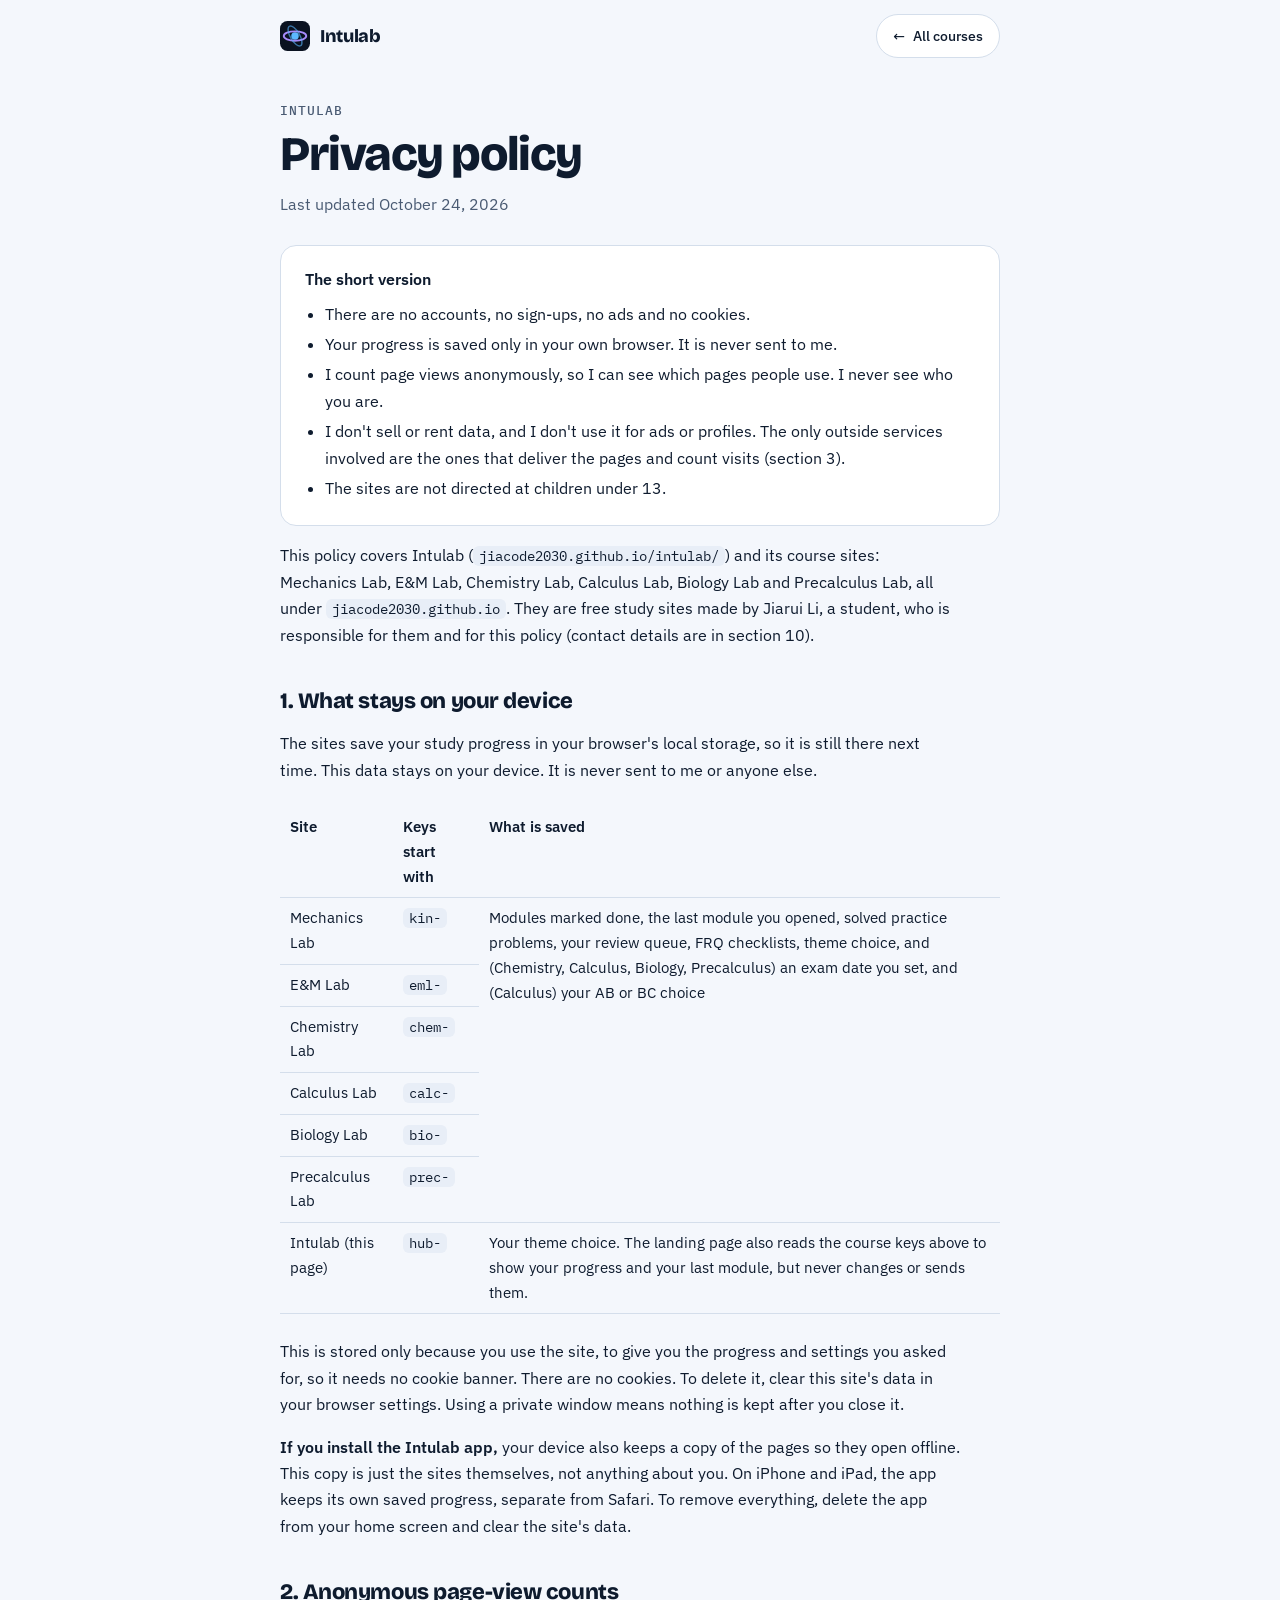
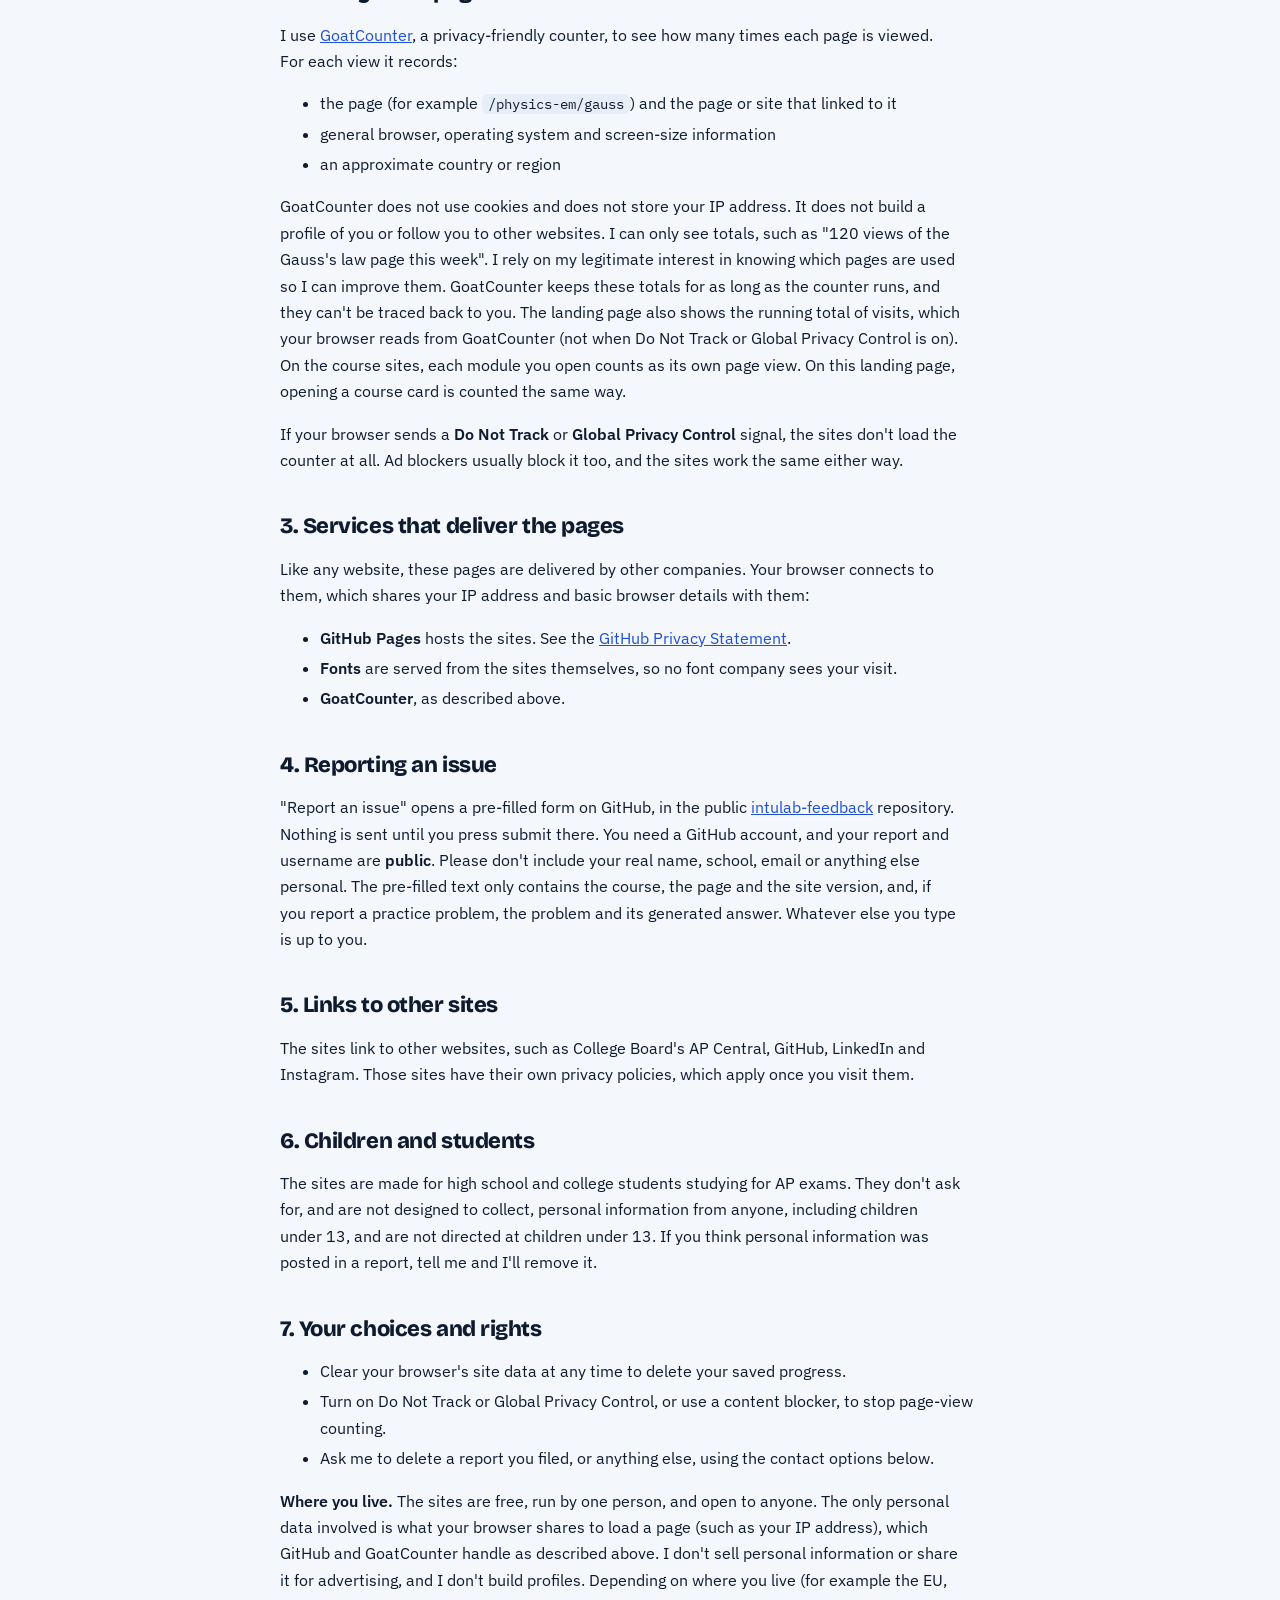
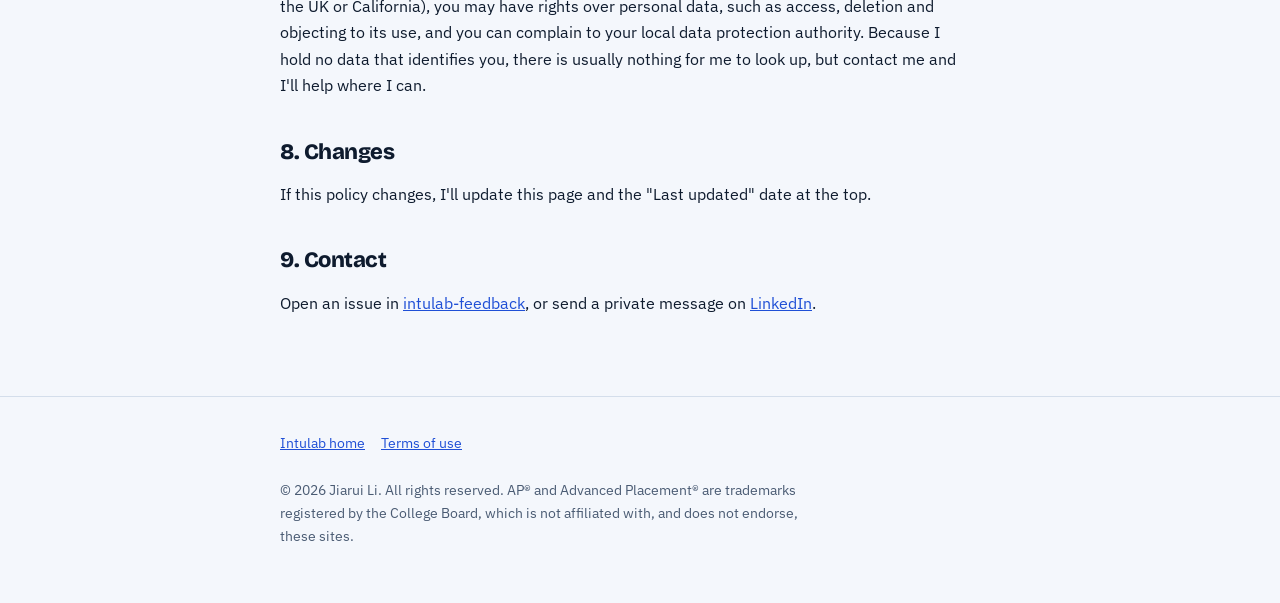
<file: privacy.html>
<!doctype html>
<html lang="en">
<head>
<meta charset="utf-8">
<meta name="viewport" content="width=device-width, initial-scale=1">
<title>Privacy policy · Intulab</title>
<link rel="canonical" href="https://jiacode2030.github.io/intulab/privacy.html">
<meta name="description" content="How Intulab handles your data: no accounts, no cookies, no ads.">
<link rel="icon" href="data:image/svg+xml,%3Csvg xmlns='http://www.w3.org/2000/svg' viewBox='0 0 32 32'%3E%3Crect width='32' height='32' rx='8' fill='%230A1220'/%3E%3Ccircle cx='16' cy='16' r='4' fill='%235CB8FF'/%3E%3Cellipse cx='16' cy='16' rx='12' ry='5' fill='none' stroke='%23A78BFA' stroke-width='2'/%3E%3C/svg%3E">
<style>
/* Fonts are served from this site (fonts/), not from Google. IBM Plex and STIX Two Text: SIL Open Font License; Bricolage Grotesque: SIL OFL. */
@font-face{font-family:'Bricolage Grotesque';font-style:normal;font-weight:600;font-display:swap;src:url(fonts/bricolagegrotesque-latin-ext-a4fe79.woff2) format('woff2');unicode-range:U+0100-02BA, U+02BD-02C5, U+02C7-02CC, U+02CE-02D7, U+02DD-02FF, U+0304, U+0308, U+0329, U+1D00-1DBF, U+1E00-1E9F, U+1EF2-1EFF, U+2020, U+20A0-20AB, U+20AD-20C4, U+2113, U+2C60-2C7F, U+A720-A7FF}
@font-face{font-family:'Bricolage Grotesque';font-style:normal;font-weight:600;font-display:swap;src:url(fonts/bricolagegrotesque-latin-a97232.woff2) format('woff2');unicode-range:U+0000-00FF, U+0131, U+0152-0153, U+02BB-02BC, U+02C6, U+02DA, U+02DC, U+0304, U+0308, U+0329, U+2000-206F, U+20AC, U+2122, U+2191, U+2193, U+2212, U+2215, U+FEFF, U+FFFD}
@font-face{font-family:'Bricolage Grotesque';font-style:normal;font-weight:800;font-display:swap;src:url(fonts/bricolagegrotesque-latin-ext-a4fe79.woff2) format('woff2');unicode-range:U+0100-02BA, U+02BD-02C5, U+02C7-02CC, U+02CE-02D7, U+02DD-02FF, U+0304, U+0308, U+0329, U+1D00-1DBF, U+1E00-1E9F, U+1EF2-1EFF, U+2020, U+20A0-20AB, U+20AD-20C4, U+2113, U+2C60-2C7F, U+A720-A7FF}
@font-face{font-family:'Bricolage Grotesque';font-style:normal;font-weight:800;font-display:swap;src:url(fonts/bricolagegrotesque-latin-a97232.woff2) format('woff2');unicode-range:U+0000-00FF, U+0131, U+0152-0153, U+02BB-02BC, U+02C6, U+02DA, U+02DC, U+0304, U+0308, U+0329, U+2000-206F, U+20AC, U+2122, U+2191, U+2193, U+2212, U+2215, U+FEFF, U+FFFD}
@font-face{font-family:'IBM Plex Mono';font-style:normal;font-weight:400;font-display:swap;src:url(fonts/ibmplexmono-latin-ext-7f25d9.woff2) format('woff2');unicode-range:U+0100-02BA, U+02BD-02C5, U+02C7-02CC, U+02CE-02D7, U+02DD-02FF, U+0304, U+0308, U+0329, U+1D00-1DBF, U+1E00-1E9F, U+1EF2-1EFF, U+2020, U+20A0-20AB, U+20AD-20C4, U+2113, U+2C60-2C7F, U+A720-A7FF}
@font-face{font-family:'IBM Plex Mono';font-style:normal;font-weight:400;font-display:swap;src:url(fonts/ibmplexmono-latin-d196e8.woff2) format('woff2');unicode-range:U+0000-00FF, U+0131, U+0152-0153, U+02BB-02BC, U+02C6, U+02DA, U+02DC, U+0304, U+0308, U+0329, U+2000-206F, U+20AC, U+2122, U+2191, U+2193, U+2212, U+2215, U+FEFF, U+FFFD}
@font-face{font-family:'IBM Plex Mono';font-style:normal;font-weight:500;font-display:swap;src:url(fonts/ibmplexmono-latin-ext-b42080.woff2) format('woff2');unicode-range:U+0100-02BA, U+02BD-02C5, U+02C7-02CC, U+02CE-02D7, U+02DD-02FF, U+0304, U+0308, U+0329, U+1D00-1DBF, U+1E00-1E9F, U+1EF2-1EFF, U+2020, U+20A0-20AB, U+20AD-20C4, U+2113, U+2C60-2C7F, U+A720-A7FF}
@font-face{font-family:'IBM Plex Mono';font-style:normal;font-weight:500;font-display:swap;src:url(fonts/ibmplexmono-latin-a7544c.woff2) format('woff2');unicode-range:U+0000-00FF, U+0131, U+0152-0153, U+02BB-02BC, U+02C6, U+02DA, U+02DC, U+0304, U+0308, U+0329, U+2000-206F, U+20AC, U+2122, U+2191, U+2193, U+2212, U+2215, U+FEFF, U+FFFD}
@font-face{font-family:'IBM Plex Sans';font-style:italic;font-weight:400;font-display:swap;src:url(fonts/ibmplexsans-greek-72a867.woff2) format('woff2');unicode-range:U+0370-0377, U+037A-037F, U+0384-038A, U+038C, U+038E-03A1, U+03A3-03FF}
@font-face{font-family:'IBM Plex Sans';font-style:italic;font-weight:400;font-display:swap;src:url(fonts/ibmplexsans-latin-ext-77f5d9.woff2) format('woff2');unicode-range:U+0100-02BA, U+02BD-02C5, U+02C7-02CC, U+02CE-02D7, U+02DD-02FF, U+0304, U+0308, U+0329, U+1D00-1DBF, U+1E00-1E9F, U+1EF2-1EFF, U+2020, U+20A0-20AB, U+20AD-20C4, U+2113, U+2C60-2C7F, U+A720-A7FF}
@font-face{font-family:'IBM Plex Sans';font-style:italic;font-weight:400;font-display:swap;src:url(fonts/ibmplexsans-latin-46a3d9.woff2) format('woff2');unicode-range:U+0000-00FF, U+0131, U+0152-0153, U+02BB-02BC, U+02C6, U+02DA, U+02DC, U+0304, U+0308, U+0329, U+2000-206F, U+20AC, U+2122, U+2191, U+2193, U+2212, U+2215, U+FEFF, U+FFFD}
@font-face{font-family:'IBM Plex Sans';font-style:normal;font-weight:400;font-display:swap;src:url(fonts/ibmplexsans-greek-32a517.woff2) format('woff2');unicode-range:U+0370-0377, U+037A-037F, U+0384-038A, U+038C, U+038E-03A1, U+03A3-03FF}
@font-face{font-family:'IBM Plex Sans';font-style:normal;font-weight:400;font-display:swap;src:url(fonts/ibmplexsans-latin-ext-71c30c.woff2) format('woff2');unicode-range:U+0100-02BA, U+02BD-02C5, U+02C7-02CC, U+02CE-02D7, U+02DD-02FF, U+0304, U+0308, U+0329, U+1D00-1DBF, U+1E00-1E9F, U+1EF2-1EFF, U+2020, U+20A0-20AB, U+20AD-20C4, U+2113, U+2C60-2C7F, U+A720-A7FF}
@font-face{font-family:'IBM Plex Sans';font-style:normal;font-weight:400;font-display:swap;src:url(fonts/ibmplexsans-latin-a68a20.woff2) format('woff2');unicode-range:U+0000-00FF, U+0131, U+0152-0153, U+02BB-02BC, U+02C6, U+02DA, U+02DC, U+0304, U+0308, U+0329, U+2000-206F, U+20AC, U+2122, U+2191, U+2193, U+2212, U+2215, U+FEFF, U+FFFD}
@font-face{font-family:'IBM Plex Sans';font-style:normal;font-weight:500;font-display:swap;src:url(fonts/ibmplexsans-greek-32a517.woff2) format('woff2');unicode-range:U+0370-0377, U+037A-037F, U+0384-038A, U+038C, U+038E-03A1, U+03A3-03FF}
@font-face{font-family:'IBM Plex Sans';font-style:normal;font-weight:500;font-display:swap;src:url(fonts/ibmplexsans-latin-ext-71c30c.woff2) format('woff2');unicode-range:U+0100-02BA, U+02BD-02C5, U+02C7-02CC, U+02CE-02D7, U+02DD-02FF, U+0304, U+0308, U+0329, U+1D00-1DBF, U+1E00-1E9F, U+1EF2-1EFF, U+2020, U+20A0-20AB, U+20AD-20C4, U+2113, U+2C60-2C7F, U+A720-A7FF}
@font-face{font-family:'IBM Plex Sans';font-style:normal;font-weight:500;font-display:swap;src:url(fonts/ibmplexsans-latin-a68a20.woff2) format('woff2');unicode-range:U+0000-00FF, U+0131, U+0152-0153, U+02BB-02BC, U+02C6, U+02DA, U+02DC, U+0304, U+0308, U+0329, U+2000-206F, U+20AC, U+2122, U+2191, U+2193, U+2212, U+2215, U+FEFF, U+FFFD}
@font-face{font-family:'IBM Plex Sans';font-style:normal;font-weight:600;font-display:swap;src:url(fonts/ibmplexsans-greek-32a517.woff2) format('woff2');unicode-range:U+0370-0377, U+037A-037F, U+0384-038A, U+038C, U+038E-03A1, U+03A3-03FF}
@font-face{font-family:'IBM Plex Sans';font-style:normal;font-weight:600;font-display:swap;src:url(fonts/ibmplexsans-latin-ext-71c30c.woff2) format('woff2');unicode-range:U+0100-02BA, U+02BD-02C5, U+02C7-02CC, U+02CE-02D7, U+02DD-02FF, U+0304, U+0308, U+0329, U+1D00-1DBF, U+1E00-1E9F, U+1EF2-1EFF, U+2020, U+20A0-20AB, U+20AD-20C4, U+2113, U+2C60-2C7F, U+A720-A7FF}
@font-face{font-family:'IBM Plex Sans';font-style:normal;font-weight:600;font-display:swap;src:url(fonts/ibmplexsans-latin-a68a20.woff2) format('woff2');unicode-range:U+0000-00FF, U+0131, U+0152-0153, U+02BB-02BC, U+02C6, U+02DA, U+02DC, U+0304, U+0308, U+0329, U+2000-206F, U+20AC, U+2122, U+2191, U+2193, U+2212, U+2215, U+FEFF, U+FFFD}
@font-face{font-family:'STIX Two Text';font-style:italic;font-weight:400;font-display:swap;src:url(fonts/stixtwotext-greek-d419c9.woff2) format('woff2');unicode-range:U+0370-0377, U+037A-037F, U+0384-038A, U+038C, U+038E-03A1, U+03A3-03FF}
@font-face{font-family:'STIX Two Text';font-style:italic;font-weight:400;font-display:swap;src:url(fonts/stixtwotext-latin-ext-4cd443.woff2) format('woff2');unicode-range:U+0100-02BA, U+02BD-02C5, U+02C7-02CC, U+02CE-02D7, U+02DD-02FF, U+0304, U+0308, U+0329, U+1D00-1DBF, U+1E00-1E9F, U+1EF2-1EFF, U+2020, U+20A0-20AB, U+20AD-20C4, U+2113, U+2C60-2C7F, U+A720-A7FF}
@font-face{font-family:'STIX Two Text';font-style:italic;font-weight:400;font-display:swap;src:url(fonts/stixtwotext-latin-cf8f5a.woff2) format('woff2');unicode-range:U+0000-00FF, U+0131, U+0152-0153, U+02BB-02BC, U+02C6, U+02DA, U+02DC, U+0304, U+0308, U+0329, U+2000-206F, U+20AC, U+2122, U+2191, U+2193, U+2212, U+2215, U+FEFF, U+FFFD}
@font-face{font-family:'STIX Two Text';font-style:normal;font-weight:400;font-display:swap;src:url(fonts/stixtwotext-greek-191a07.woff2) format('woff2');unicode-range:U+0370-0377, U+037A-037F, U+0384-038A, U+038C, U+038E-03A1, U+03A3-03FF}
@font-face{font-family:'STIX Two Text';font-style:normal;font-weight:400;font-display:swap;src:url(fonts/stixtwotext-latin-ext-925ed5.woff2) format('woff2');unicode-range:U+0100-02BA, U+02BD-02C5, U+02C7-02CC, U+02CE-02D7, U+02DD-02FF, U+0304, U+0308, U+0329, U+1D00-1DBF, U+1E00-1E9F, U+1EF2-1EFF, U+2020, U+20A0-20AB, U+20AD-20C4, U+2113, U+2C60-2C7F, U+A720-A7FF}
@font-face{font-family:'STIX Two Text';font-style:normal;font-weight:400;font-display:swap;src:url(fonts/stixtwotext-latin-5cd9c2.woff2) format('woff2');unicode-range:U+0000-00FF, U+0131, U+0152-0153, U+02BB-02BC, U+02C6, U+02DA, U+02DC, U+0304, U+0308, U+0329, U+2000-206F, U+20AC, U+2122, U+2191, U+2193, U+2212, U+2215, U+FEFF, U+FFFD}
</style>
<script>try{var t=localStorage.getItem('hub-theme');if(t==='light'||t==='dark')document.documentElement.setAttribute('data-theme',t);}catch(e){}</script>
<link rel="stylesheet" href="legal.css">
</head>
<body>
<header class="top"><div class="wrap">
  <a class="brand" href="./" aria-label="Intulab home">
    <svg width="30" height="30" viewBox="0 0 32 32" aria-hidden="true"><rect width="32" height="32" rx="8" fill="#0A1220"/><circle cx="16" cy="16" r="4" fill="#5CB8FF"/><ellipse cx="16" cy="16" rx="12" ry="5" fill="none" stroke="#A78BFA" stroke-width="2"/><ellipse cx="16" cy="16" rx="12" ry="5" fill="none" stroke="#5CB8FF" stroke-width="1.5" opacity=".6" transform="rotate(60 16 16)"/></svg>
    Intulab
  </a>
  <a class="back" href="./">← <span>All courses</span></a>
</div></header>

<main><div class="wrap">
  <p class="eyebrow">Intulab</p>
  <h1>Privacy policy</h1>
  <p class="updated">Last updated October 24, 2026</p>

  <div class="summary">
    <strong>The short version</strong>
    <ul>
      <li>There are no accounts, no sign-ups, no ads and no cookies.</li>
      <li>Your progress is saved only in your own browser. It is never sent to me.</li>
      <li>I count page views anonymously, so I can see which pages people use. I never see who you are.</li>
      <li>I don't sell or rent data, and I don't use it for ads or profiles. The only outside services involved are the ones that deliver the pages and count visits (section 3).</li>
      <li>The sites are not directed at children under 13.</li>
    </ul>
  </div>

  <p>This policy covers Intulab (<code>jiacode2030.github.io/intulab/</code>) and its course sites: Mechanics Lab, E&amp;M Lab, Chemistry Lab, Calculus Lab, Biology Lab and Precalculus Lab, all under <code>jiacode2030.github.io</code>. They are free study sites made by Jiarui Li, a student, who is responsible for them and for this policy (contact details are in section 10).</p>

  <h2>1. What stays on your device</h2>
  <p>The sites save your study progress in your browser's local storage, so it is still there next time. This data stays on your device. It is never sent to me or anyone else.</p>
  <div class="tw"><table>
    <tr><th>Site</th><th>Keys start with</th><th>What is saved</th></tr>
    <tr><td>Mechanics Lab</td><td><code>kin-</code></td><td rowspan="6">Modules marked done, the last module you opened, solved practice problems, your review queue, FRQ checklists, theme choice, and (Chemistry, Calculus, Biology, Precalculus) an exam date you set, and (Calculus) your AB or BC choice</td></tr>
    <tr><td>E&amp;M Lab</td><td><code>eml-</code></td></tr>
    <tr><td>Chemistry Lab</td><td><code>chem-</code></td></tr>
    <tr><td>Calculus Lab</td><td><code>calc-</code></td></tr>
    <tr><td>Biology Lab</td><td><code>bio-</code></td></tr>
    <tr><td>Precalculus Lab</td><td><code>prec-</code></td></tr>
    <tr><td>Intulab (this page)</td><td><code>hub-</code></td><td>Your theme choice. The landing page also reads the course keys above to show your progress and your last module, but never changes or sends them.</td></tr>
  </table></div>
  <p>This is stored only because you use the site, to give you the progress and settings you asked for, so it needs no cookie banner. There are no cookies. To delete it, clear this site's data in your browser settings. Using a private window means nothing is kept after you close it.</p>
  <p><strong>If you install the Intulab app,</strong> your device also keeps a copy of the pages so they open offline. This copy is just the sites themselves, not anything about you. On iPhone and iPad, the app keeps its own saved progress, separate from Safari. To remove everything, delete the app from your home screen and clear the site's data.</p>

  <h2>2. Anonymous page-view counts</h2>
  <p>I use <a href="https://www.goatcounter.com" rel="noopener">GoatCounter</a>, a privacy-friendly counter, to see how many times each page is viewed. For each view it records:</p>
  <ul>
    <li>the page (for example <code>/physics-em/gauss</code>) and the page or site that linked to it</li>
    <li>general browser, operating system and screen-size information</li>
    <li>an approximate country or region</li>
  </ul>
  <p>GoatCounter does not use cookies and does not store your IP address. It does not build a profile of you or follow you to other websites. I can only see totals, such as "120 views of the Gauss's law page this week". I rely on my legitimate interest in knowing which pages are used so I can improve them. GoatCounter keeps these totals for as long as the counter runs, and they can't be traced back to you. The landing page also shows the running total of visits, which your browser reads from GoatCounter (not when Do Not Track or Global Privacy Control is on). On the course sites, each module you open counts as its own page view. On this landing page, opening a course card is counted the same way.</p>
  <p>If your browser sends a <strong>Do Not Track</strong> or <strong>Global Privacy Control</strong> signal, the sites don't load the counter at all. Ad blockers usually block it too, and the sites work the same either way.</p>

  <h2>3. Services that deliver the pages</h2>
  <p>Like any website, these pages are delivered by other companies. Your browser connects to them, which shares your IP address and basic browser details with them:</p>
  <ul>
    <li><strong>GitHub Pages</strong> hosts the sites. See the <a href="https://docs.github.com/en/site-policy/privacy-policies/github-general-privacy-statement" rel="noopener">GitHub Privacy Statement</a>.</li>
    <li><strong>Fonts</strong> are served from the sites themselves, so no font company sees your visit.</li>
    <li><strong>GoatCounter</strong>, as described above.</li>
  </ul>

  <h2>4. Reporting an issue</h2>
  <p>"Report an issue" opens a pre-filled form on GitHub, in the public <a href="https://github.com/jiacode2030/intulab-feedback" rel="noopener">intulab-feedback</a> repository. Nothing is sent until you press submit there. You need a GitHub account, and your report and username are <strong>public</strong>. Please don't include your real name, school, email or anything else personal. The pre-filled text only contains the course, the page and the site version, and, if you report a practice problem, the problem and its generated answer. Whatever else you type is up to you.</p>

  <h2>5. Links to other sites</h2>
  <p>The sites link to other websites, such as College Board's AP Central, GitHub, LinkedIn and Instagram. Those sites have their own privacy policies, which apply once you visit them.</p>

  <h2>6. Children and students</h2>
  <p>The sites are made for high school and college students studying for AP exams. They don't ask for, and are not designed to collect, personal information from anyone, including children under 13, and are not directed at children under 13. If you think personal information was posted in a report, tell me and I'll remove it.</p>

  <h2>7. Your choices and rights</h2>
  <ul>
    <li>Clear your browser's site data at any time to delete your saved progress.</li>
    <li>Turn on Do Not Track or Global Privacy Control, or use a content blocker, to stop page-view counting.</li>
    <li>Ask me to delete a report you filed, or anything else, using the contact options below.</li>
  </ul>
  <p><strong>Where you live.</strong> The sites are free, run by one person, and open to anyone. The only personal data involved is what your browser shares to load a page (such as your IP address), which GitHub and GoatCounter handle as described above. I don't sell personal information or share it for advertising, and I don't build profiles. Depending on where you live (for example the EU, the UK or California), you may have rights over personal data, such as access, deletion and objecting to its use, and you can complain to your local data protection authority. Because I hold no data that identifies you, there is usually nothing for me to look up, but contact me and I'll help where I can.</p>

  <h2>8. Changes</h2>
  <p>If this policy changes, I'll update this page and the "Last updated" date at the top.</p>

  <h2>9. Contact</h2>
  <p>Open an issue in <a href="https://github.com/jiacode2030/intulab-feedback/issues/new/choose" rel="noopener">intulab-feedback</a>, or send a private message on <a href="https://www.linkedin.com/in/jiarui-li2030" rel="noopener">LinkedIn</a>.</p>
</div></main>

<footer><div class="wrap">
  <a href="./">Intulab home</a><a href="terms.html">Terms of use</a>
  <p>© 2026 Jiarui Li. All rights reserved. AP® and Advanced Placement® are trademarks registered by the College Board, which is not affiliated with, and does not endorse, these sites.</p>
</div></footer>
</body>
</html>
</file>
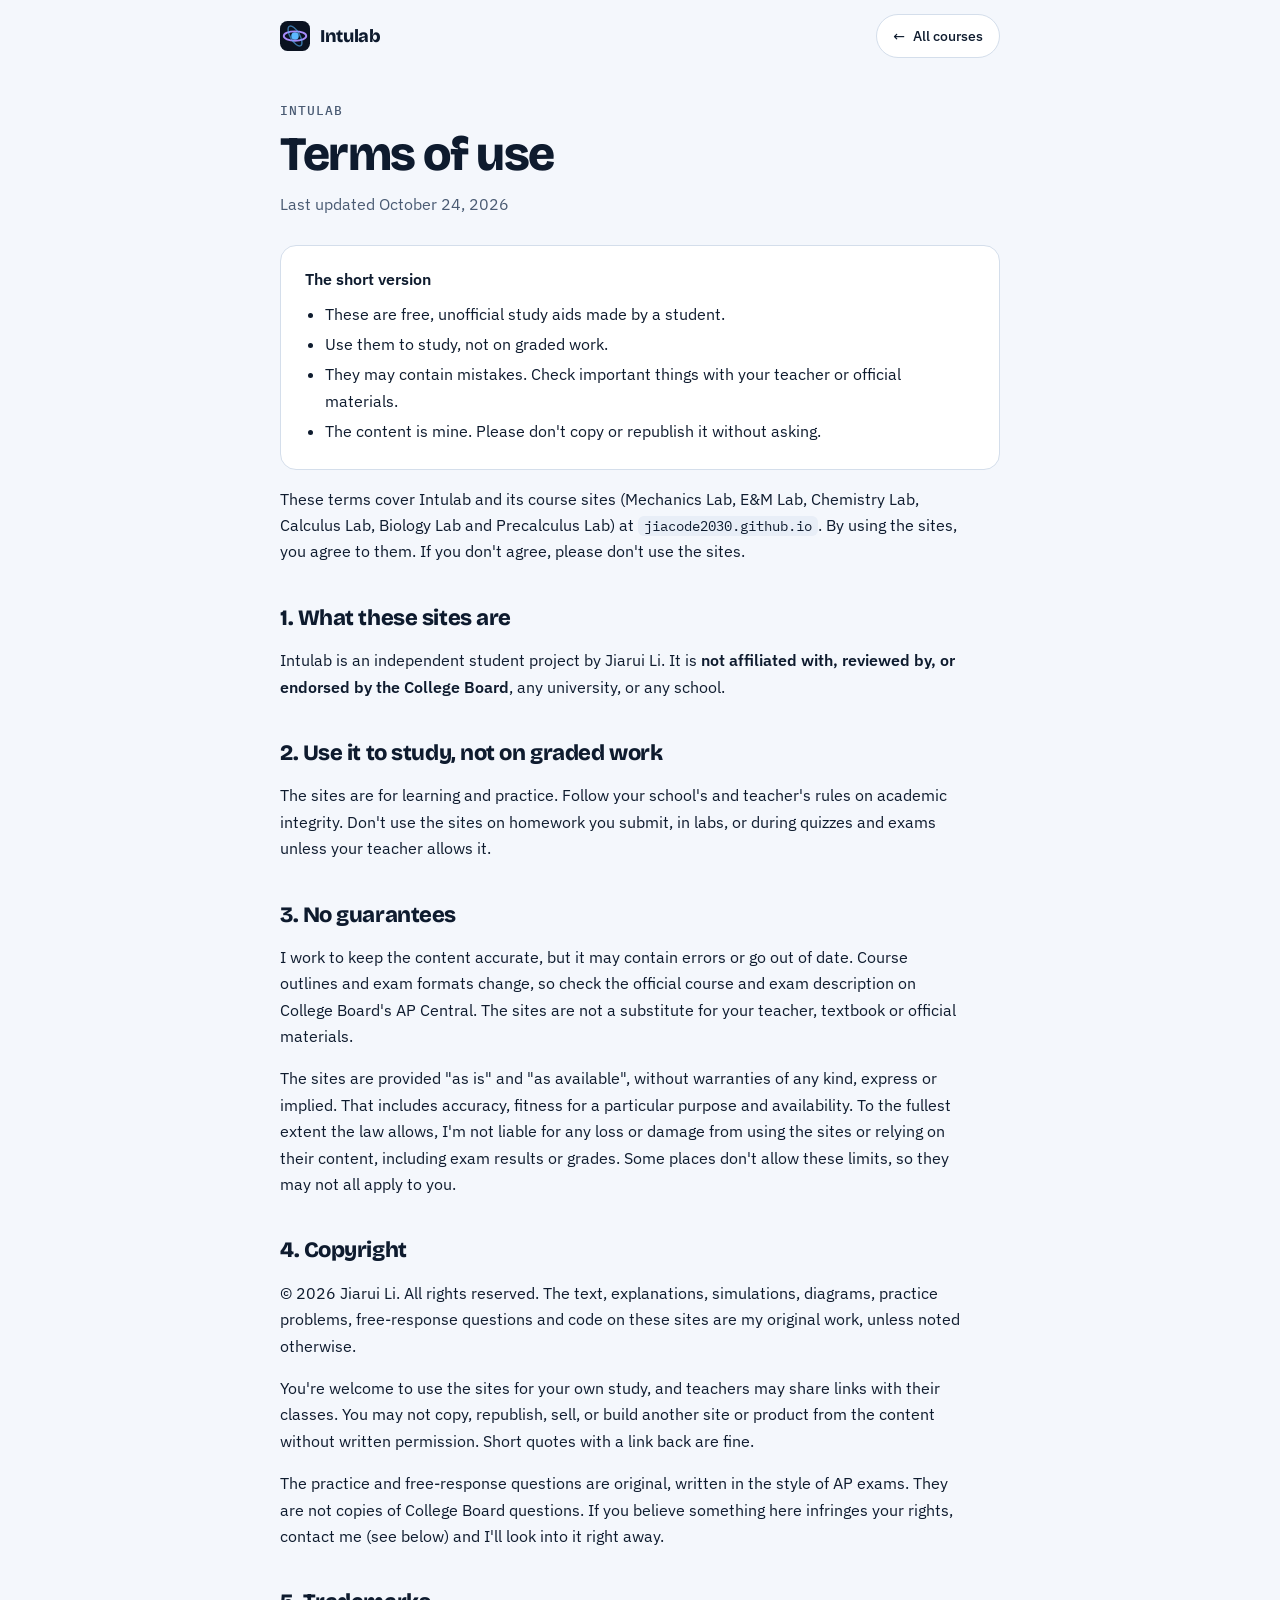
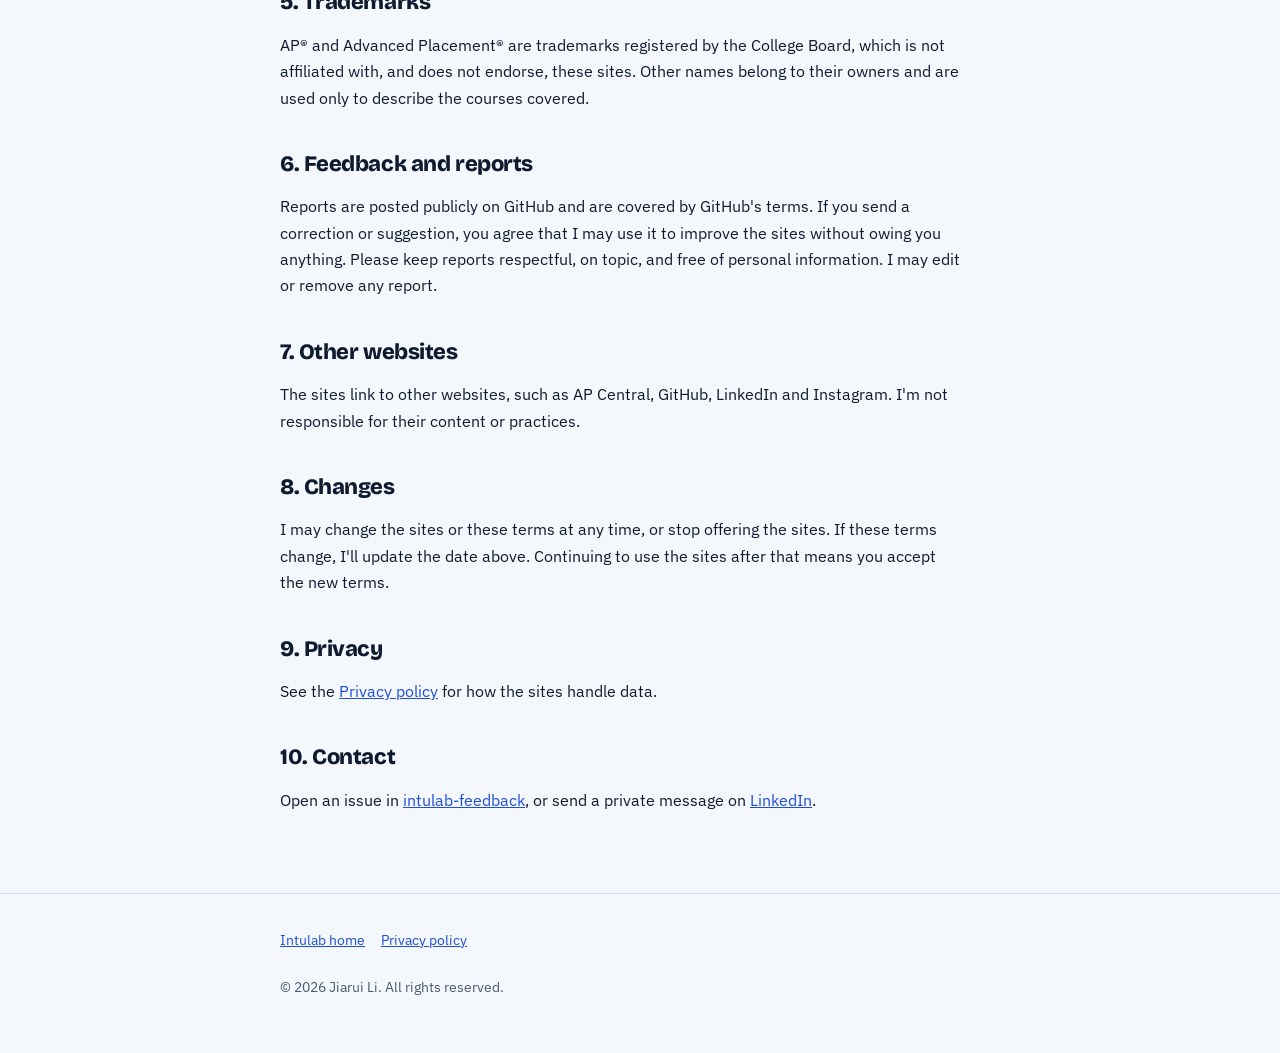
<file: terms.html>
<!doctype html>
<html lang="en">
<head>
<meta charset="utf-8">
<meta name="viewport" content="width=device-width, initial-scale=1">
<title>Terms of use · Intulab</title>
<link rel="canonical" href="https://jiacode2030.github.io/intulab/terms.html">
<meta name="description" content="Terms of use for Intulab study sites.">
<link rel="icon" href="data:image/svg+xml,%3Csvg xmlns='http://www.w3.org/2000/svg' viewBox='0 0 32 32'%3E%3Crect width='32' height='32' rx='8' fill='%230A1220'/%3E%3Ccircle cx='16' cy='16' r='4' fill='%235CB8FF'/%3E%3Cellipse cx='16' cy='16' rx='12' ry='5' fill='none' stroke='%23A78BFA' stroke-width='2'/%3E%3C/svg%3E">
<style>
/* Fonts are served from this site (fonts/), not from Google. IBM Plex and STIX Two Text: SIL Open Font License; Bricolage Grotesque: SIL OFL. */
@font-face{font-family:'Bricolage Grotesque';font-style:normal;font-weight:600;font-display:swap;src:url(fonts/bricolagegrotesque-latin-ext-a4fe79.woff2) format('woff2');unicode-range:U+0100-02BA, U+02BD-02C5, U+02C7-02CC, U+02CE-02D7, U+02DD-02FF, U+0304, U+0308, U+0329, U+1D00-1DBF, U+1E00-1E9F, U+1EF2-1EFF, U+2020, U+20A0-20AB, U+20AD-20C4, U+2113, U+2C60-2C7F, U+A720-A7FF}
@font-face{font-family:'Bricolage Grotesque';font-style:normal;font-weight:600;font-display:swap;src:url(fonts/bricolagegrotesque-latin-a97232.woff2) format('woff2');unicode-range:U+0000-00FF, U+0131, U+0152-0153, U+02BB-02BC, U+02C6, U+02DA, U+02DC, U+0304, U+0308, U+0329, U+2000-206F, U+20AC, U+2122, U+2191, U+2193, U+2212, U+2215, U+FEFF, U+FFFD}
@font-face{font-family:'Bricolage Grotesque';font-style:normal;font-weight:800;font-display:swap;src:url(fonts/bricolagegrotesque-latin-ext-a4fe79.woff2) format('woff2');unicode-range:U+0100-02BA, U+02BD-02C5, U+02C7-02CC, U+02CE-02D7, U+02DD-02FF, U+0304, U+0308, U+0329, U+1D00-1DBF, U+1E00-1E9F, U+1EF2-1EFF, U+2020, U+20A0-20AB, U+20AD-20C4, U+2113, U+2C60-2C7F, U+A720-A7FF}
@font-face{font-family:'Bricolage Grotesque';font-style:normal;font-weight:800;font-display:swap;src:url(fonts/bricolagegrotesque-latin-a97232.woff2) format('woff2');unicode-range:U+0000-00FF, U+0131, U+0152-0153, U+02BB-02BC, U+02C6, U+02DA, U+02DC, U+0304, U+0308, U+0329, U+2000-206F, U+20AC, U+2122, U+2191, U+2193, U+2212, U+2215, U+FEFF, U+FFFD}
@font-face{font-family:'IBM Plex Mono';font-style:normal;font-weight:400;font-display:swap;src:url(fonts/ibmplexmono-latin-ext-7f25d9.woff2) format('woff2');unicode-range:U+0100-02BA, U+02BD-02C5, U+02C7-02CC, U+02CE-02D7, U+02DD-02FF, U+0304, U+0308, U+0329, U+1D00-1DBF, U+1E00-1E9F, U+1EF2-1EFF, U+2020, U+20A0-20AB, U+20AD-20C4, U+2113, U+2C60-2C7F, U+A720-A7FF}
@font-face{font-family:'IBM Plex Mono';font-style:normal;font-weight:400;font-display:swap;src:url(fonts/ibmplexmono-latin-d196e8.woff2) format('woff2');unicode-range:U+0000-00FF, U+0131, U+0152-0153, U+02BB-02BC, U+02C6, U+02DA, U+02DC, U+0304, U+0308, U+0329, U+2000-206F, U+20AC, U+2122, U+2191, U+2193, U+2212, U+2215, U+FEFF, U+FFFD}
@font-face{font-family:'IBM Plex Mono';font-style:normal;font-weight:500;font-display:swap;src:url(fonts/ibmplexmono-latin-ext-b42080.woff2) format('woff2');unicode-range:U+0100-02BA, U+02BD-02C5, U+02C7-02CC, U+02CE-02D7, U+02DD-02FF, U+0304, U+0308, U+0329, U+1D00-1DBF, U+1E00-1E9F, U+1EF2-1EFF, U+2020, U+20A0-20AB, U+20AD-20C4, U+2113, U+2C60-2C7F, U+A720-A7FF}
@font-face{font-family:'IBM Plex Mono';font-style:normal;font-weight:500;font-display:swap;src:url(fonts/ibmplexmono-latin-a7544c.woff2) format('woff2');unicode-range:U+0000-00FF, U+0131, U+0152-0153, U+02BB-02BC, U+02C6, U+02DA, U+02DC, U+0304, U+0308, U+0329, U+2000-206F, U+20AC, U+2122, U+2191, U+2193, U+2212, U+2215, U+FEFF, U+FFFD}
@font-face{font-family:'IBM Plex Sans';font-style:italic;font-weight:400;font-display:swap;src:url(fonts/ibmplexsans-greek-72a867.woff2) format('woff2');unicode-range:U+0370-0377, U+037A-037F, U+0384-038A, U+038C, U+038E-03A1, U+03A3-03FF}
@font-face{font-family:'IBM Plex Sans';font-style:italic;font-weight:400;font-display:swap;src:url(fonts/ibmplexsans-latin-ext-77f5d9.woff2) format('woff2');unicode-range:U+0100-02BA, U+02BD-02C5, U+02C7-02CC, U+02CE-02D7, U+02DD-02FF, U+0304, U+0308, U+0329, U+1D00-1DBF, U+1E00-1E9F, U+1EF2-1EFF, U+2020, U+20A0-20AB, U+20AD-20C4, U+2113, U+2C60-2C7F, U+A720-A7FF}
@font-face{font-family:'IBM Plex Sans';font-style:italic;font-weight:400;font-display:swap;src:url(fonts/ibmplexsans-latin-46a3d9.woff2) format('woff2');unicode-range:U+0000-00FF, U+0131, U+0152-0153, U+02BB-02BC, U+02C6, U+02DA, U+02DC, U+0304, U+0308, U+0329, U+2000-206F, U+20AC, U+2122, U+2191, U+2193, U+2212, U+2215, U+FEFF, U+FFFD}
@font-face{font-family:'IBM Plex Sans';font-style:normal;font-weight:400;font-display:swap;src:url(fonts/ibmplexsans-greek-32a517.woff2) format('woff2');unicode-range:U+0370-0377, U+037A-037F, U+0384-038A, U+038C, U+038E-03A1, U+03A3-03FF}
@font-face{font-family:'IBM Plex Sans';font-style:normal;font-weight:400;font-display:swap;src:url(fonts/ibmplexsans-latin-ext-71c30c.woff2) format('woff2');unicode-range:U+0100-02BA, U+02BD-02C5, U+02C7-02CC, U+02CE-02D7, U+02DD-02FF, U+0304, U+0308, U+0329, U+1D00-1DBF, U+1E00-1E9F, U+1EF2-1EFF, U+2020, U+20A0-20AB, U+20AD-20C4, U+2113, U+2C60-2C7F, U+A720-A7FF}
@font-face{font-family:'IBM Plex Sans';font-style:normal;font-weight:400;font-display:swap;src:url(fonts/ibmplexsans-latin-a68a20.woff2) format('woff2');unicode-range:U+0000-00FF, U+0131, U+0152-0153, U+02BB-02BC, U+02C6, U+02DA, U+02DC, U+0304, U+0308, U+0329, U+2000-206F, U+20AC, U+2122, U+2191, U+2193, U+2212, U+2215, U+FEFF, U+FFFD}
@font-face{font-family:'IBM Plex Sans';font-style:normal;font-weight:500;font-display:swap;src:url(fonts/ibmplexsans-greek-32a517.woff2) format('woff2');unicode-range:U+0370-0377, U+037A-037F, U+0384-038A, U+038C, U+038E-03A1, U+03A3-03FF}
@font-face{font-family:'IBM Plex Sans';font-style:normal;font-weight:500;font-display:swap;src:url(fonts/ibmplexsans-latin-ext-71c30c.woff2) format('woff2');unicode-range:U+0100-02BA, U+02BD-02C5, U+02C7-02CC, U+02CE-02D7, U+02DD-02FF, U+0304, U+0308, U+0329, U+1D00-1DBF, U+1E00-1E9F, U+1EF2-1EFF, U+2020, U+20A0-20AB, U+20AD-20C4, U+2113, U+2C60-2C7F, U+A720-A7FF}
@font-face{font-family:'IBM Plex Sans';font-style:normal;font-weight:500;font-display:swap;src:url(fonts/ibmplexsans-latin-a68a20.woff2) format('woff2');unicode-range:U+0000-00FF, U+0131, U+0152-0153, U+02BB-02BC, U+02C6, U+02DA, U+02DC, U+0304, U+0308, U+0329, U+2000-206F, U+20AC, U+2122, U+2191, U+2193, U+2212, U+2215, U+FEFF, U+FFFD}
@font-face{font-family:'IBM Plex Sans';font-style:normal;font-weight:600;font-display:swap;src:url(fonts/ibmplexsans-greek-32a517.woff2) format('woff2');unicode-range:U+0370-0377, U+037A-037F, U+0384-038A, U+038C, U+038E-03A1, U+03A3-03FF}
@font-face{font-family:'IBM Plex Sans';font-style:normal;font-weight:600;font-display:swap;src:url(fonts/ibmplexsans-latin-ext-71c30c.woff2) format('woff2');unicode-range:U+0100-02BA, U+02BD-02C5, U+02C7-02CC, U+02CE-02D7, U+02DD-02FF, U+0304, U+0308, U+0329, U+1D00-1DBF, U+1E00-1E9F, U+1EF2-1EFF, U+2020, U+20A0-20AB, U+20AD-20C4, U+2113, U+2C60-2C7F, U+A720-A7FF}
@font-face{font-family:'IBM Plex Sans';font-style:normal;font-weight:600;font-display:swap;src:url(fonts/ibmplexsans-latin-a68a20.woff2) format('woff2');unicode-range:U+0000-00FF, U+0131, U+0152-0153, U+02BB-02BC, U+02C6, U+02DA, U+02DC, U+0304, U+0308, U+0329, U+2000-206F, U+20AC, U+2122, U+2191, U+2193, U+2212, U+2215, U+FEFF, U+FFFD}
@font-face{font-family:'STIX Two Text';font-style:italic;font-weight:400;font-display:swap;src:url(fonts/stixtwotext-greek-d419c9.woff2) format('woff2');unicode-range:U+0370-0377, U+037A-037F, U+0384-038A, U+038C, U+038E-03A1, U+03A3-03FF}
@font-face{font-family:'STIX Two Text';font-style:italic;font-weight:400;font-display:swap;src:url(fonts/stixtwotext-latin-ext-4cd443.woff2) format('woff2');unicode-range:U+0100-02BA, U+02BD-02C5, U+02C7-02CC, U+02CE-02D7, U+02DD-02FF, U+0304, U+0308, U+0329, U+1D00-1DBF, U+1E00-1E9F, U+1EF2-1EFF, U+2020, U+20A0-20AB, U+20AD-20C4, U+2113, U+2C60-2C7F, U+A720-A7FF}
@font-face{font-family:'STIX Two Text';font-style:italic;font-weight:400;font-display:swap;src:url(fonts/stixtwotext-latin-cf8f5a.woff2) format('woff2');unicode-range:U+0000-00FF, U+0131, U+0152-0153, U+02BB-02BC, U+02C6, U+02DA, U+02DC, U+0304, U+0308, U+0329, U+2000-206F, U+20AC, U+2122, U+2191, U+2193, U+2212, U+2215, U+FEFF, U+FFFD}
@font-face{font-family:'STIX Two Text';font-style:normal;font-weight:400;font-display:swap;src:url(fonts/stixtwotext-greek-191a07.woff2) format('woff2');unicode-range:U+0370-0377, U+037A-037F, U+0384-038A, U+038C, U+038E-03A1, U+03A3-03FF}
@font-face{font-family:'STIX Two Text';font-style:normal;font-weight:400;font-display:swap;src:url(fonts/stixtwotext-latin-ext-925ed5.woff2) format('woff2');unicode-range:U+0100-02BA, U+02BD-02C5, U+02C7-02CC, U+02CE-02D7, U+02DD-02FF, U+0304, U+0308, U+0329, U+1D00-1DBF, U+1E00-1E9F, U+1EF2-1EFF, U+2020, U+20A0-20AB, U+20AD-20C4, U+2113, U+2C60-2C7F, U+A720-A7FF}
@font-face{font-family:'STIX Two Text';font-style:normal;font-weight:400;font-display:swap;src:url(fonts/stixtwotext-latin-5cd9c2.woff2) format('woff2');unicode-range:U+0000-00FF, U+0131, U+0152-0153, U+02BB-02BC, U+02C6, U+02DA, U+02DC, U+0304, U+0308, U+0329, U+2000-206F, U+20AC, U+2122, U+2191, U+2193, U+2212, U+2215, U+FEFF, U+FFFD}
</style>
<script>try{var t=localStorage.getItem('hub-theme');if(t==='light'||t==='dark')document.documentElement.setAttribute('data-theme',t);}catch(e){}</script>
<link rel="stylesheet" href="legal.css">
</head>
<body>
<header class="top"><div class="wrap">
  <a class="brand" href="./" aria-label="Intulab home">
    <svg width="30" height="30" viewBox="0 0 32 32" aria-hidden="true"><rect width="32" height="32" rx="8" fill="#0A1220"/><circle cx="16" cy="16" r="4" fill="#5CB8FF"/><ellipse cx="16" cy="16" rx="12" ry="5" fill="none" stroke="#A78BFA" stroke-width="2"/><ellipse cx="16" cy="16" rx="12" ry="5" fill="none" stroke="#5CB8FF" stroke-width="1.5" opacity=".6" transform="rotate(60 16 16)"/></svg>
    Intulab
  </a>
  <a class="back" href="./">← <span>All courses</span></a>
</div></header>

<main><div class="wrap">
  <p class="eyebrow">Intulab</p>
  <h1>Terms of use</h1>
  <p class="updated">Last updated October 24, 2026</p>

  <div class="summary">
    <strong>The short version</strong>
    <ul>
      <li>These are free, unofficial study aids made by a student.</li>
      <li>Use them to study, not on graded work.</li>
      <li>They may contain mistakes. Check important things with your teacher or official materials.</li>
      <li>The content is mine. Please don't copy or republish it without asking.</li>
    </ul>
  </div>

  <p>These terms cover Intulab and its course sites (Mechanics Lab, E&amp;M Lab, Chemistry Lab, Calculus Lab, Biology Lab and Precalculus Lab) at <code>jiacode2030.github.io</code>. By using the sites, you agree to them. If you don't agree, please don't use the sites.</p>

  <h2>1. What these sites are</h2>
  <p>Intulab is an independent student project by Jiarui Li. It is <strong>not affiliated with, reviewed by, or endorsed by the College Board</strong>, any university, or any school.</p>

  <h2>2. Use it to study, not on graded work</h2>
  <p>The sites are for learning and practice. Follow your school's and teacher's rules on academic integrity. Don't use the sites on homework you submit, in labs, or during quizzes and exams unless your teacher allows it.</p>

  <h2>3. No guarantees</h2>
  <p>I work to keep the content accurate, but it may contain errors or go out of date. Course outlines and exam formats change, so check the official course and exam description on College Board's AP Central. The sites are not a substitute for your teacher, textbook or official materials.</p>
  <p>The sites are provided "as is" and "as available", without warranties of any kind, express or implied. That includes accuracy, fitness for a particular purpose and availability. To the fullest extent the law allows, I'm not liable for any loss or damage from using the sites or relying on their content, including exam results or grades. Some places don't allow these limits, so they may not all apply to you.</p>

  <h2>4. Copyright</h2>
  <p>© 2026 Jiarui Li. All rights reserved. The text, explanations, simulations, diagrams, practice problems, free-response questions and code on these sites are my original work, unless noted otherwise.</p>
  <p>You're welcome to use the sites for your own study, and teachers may share links with their classes. You may not copy, republish, sell, or build another site or product from the content without written permission. Short quotes with a link back are fine.</p>
  <p>The practice and free-response questions are original, written in the style of AP exams. They are not copies of College Board questions. If you believe something here infringes your rights, contact me (see below) and I'll look into it right away.</p>

  <h2>5. Trademarks</h2>
  <p>AP® and Advanced Placement® are trademarks registered by the College Board, which is not affiliated with, and does not endorse, these sites. Other names belong to their owners and are used only to describe the courses covered.</p>

  <h2>6. Feedback and reports</h2>
  <p>Reports are posted publicly on GitHub and are covered by GitHub's terms. If you send a correction or suggestion, you agree that I may use it to improve the sites without owing you anything. Please keep reports respectful, on topic, and free of personal information. I may edit or remove any report.</p>

  <h2>7. Other websites</h2>
  <p>The sites link to other websites, such as AP Central, GitHub, LinkedIn and Instagram. I'm not responsible for their content or practices.</p>

  <h2>8. Changes</h2>
  <p>I may change the sites or these terms at any time, or stop offering the sites. If these terms change, I'll update the date above. Continuing to use the sites after that means you accept the new terms.</p>

  <h2>9. Privacy</h2>
  <p>See the <a href="privacy.html">Privacy policy</a> for how the sites handle data.</p>

  <h2>10. Contact</h2>
  <p>Open an issue in <a href="https://github.com/jiacode2030/intulab-feedback/issues/new/choose" rel="noopener">intulab-feedback</a>, or send a private message on <a href="https://www.linkedin.com/in/jiarui-li2030" rel="noopener">LinkedIn</a>.</p>
</div></main>

<footer><div class="wrap">
  <a href="./">Intulab home</a><a href="privacy.html">Privacy policy</a>
  <p>© 2026 Jiarui Li. All rights reserved.</p>
</div></footer>
</body>
</html>
</file>
<file: legal.css>
/* Shared styles for privacy.html and terms.html (same tokens as index.html). */
:root{
  --bg:#F4F7FC; --surface:#FFFFFF; --sunk:#E8EEF7; --ink:#0E1B2E; --muted:#4A5B73; --line:#D4DEEB;
  --brand:#1F4FD6; --focus:#1F4FD6;
  --f-display:"Bricolage Grotesque","Avenir Next",system-ui,sans-serif;
  --f-body:"IBM Plex Sans",system-ui,-apple-system,"Segoe UI",sans-serif;
  --f-mono:"IBM Plex Mono",ui-monospace,"SF Mono",Menlo,monospace;
  color-scheme:light;
}
@media (prefers-color-scheme: dark){
  :root:not([data-theme="light"]){
    --bg:#0A1220; --surface:#101A2C; --sunk:#16223A; --ink:#E4ECF7; --muted:#9AACC5; --line:#22324D;
    --brand:#5CB8FF; --focus:#7CC7FF; color-scheme:dark;
  }
}
:root[data-theme="dark"]{
  --bg:#0A1220; --surface:#101A2C; --sunk:#16223A; --ink:#E4ECF7; --muted:#9AACC5; --line:#22324D;
  --brand:#5CB8FF; --focus:#7CC7FF; color-scheme:dark;
}
*,*::before,*::after{box-sizing:border-box}
html{-webkit-text-size-adjust:100%}
body{margin:0;background:var(--bg);color:var(--ink);font:16px/1.65 var(--f-body);overflow-x:hidden}
:focus-visible{outline:3px solid var(--focus);outline-offset:3px;border-radius:6px}
.wrap{max-width:760px;margin:0 auto;padding:0 20px}
.top .wrap{display:flex;align-items:center;justify-content:space-between;gap:12px;min-height:72px}
.brand{display:flex;align-items:center;gap:10px;font:800 18px/1 var(--f-display);letter-spacing:-.02em;text-decoration:none;color:inherit;min-height:44px}
.back{display:inline-flex;align-items:center;gap:8px;min-height:44px;padding:0 16px;border:1px solid var(--line);border-radius:999px;background:var(--surface);color:var(--ink);font:500 14px/1 var(--f-body);text-decoration:none}
.back:hover{border-color:var(--brand)}
main{padding:32px 0 64px}
.eyebrow{font:500 12.5px/1 var(--f-mono);letter-spacing:.08em;text-transform:uppercase;color:var(--muted);margin:0 0 12px}
h1{font:800 clamp(34px,6vw,48px)/1.05 var(--f-display);letter-spacing:-.03em;margin:0 0 12px}
h2{font:800 22px/1.2 var(--f-display);letter-spacing:-.02em;margin:40px 0 8px}
.updated{color:var(--muted);margin:0 0 28px}
.summary{background:var(--surface);border:1px solid var(--line);border-radius:16px;padding:20px 24px;margin:0 0 8px}
.summary ul{margin:8px 0 0;padding-left:20px}
p,li{max-width:68ch}
li{margin:4px 0}
a{color:var(--brand)}
code{font:14px var(--f-mono);background:var(--sunk);padding:1px 6px;border-radius:6px}
table{border-collapse:collapse;width:100%;font-size:15px;margin:8px 0}
th,td{text-align:left;padding:8px 10px;border-bottom:1px solid var(--line);vertical-align:top}
th{font-weight:600}
.tw{overflow-x:auto}
footer{border-top:1px solid var(--line);padding:24px 0 40px;color:var(--muted);font-size:14px}
footer a{display:inline-flex;align-items:center;min-height:44px;margin-right:16px}
@media (max-width:560px){.wrap{padding:0 16px}.back span{display:none}}
</file>
